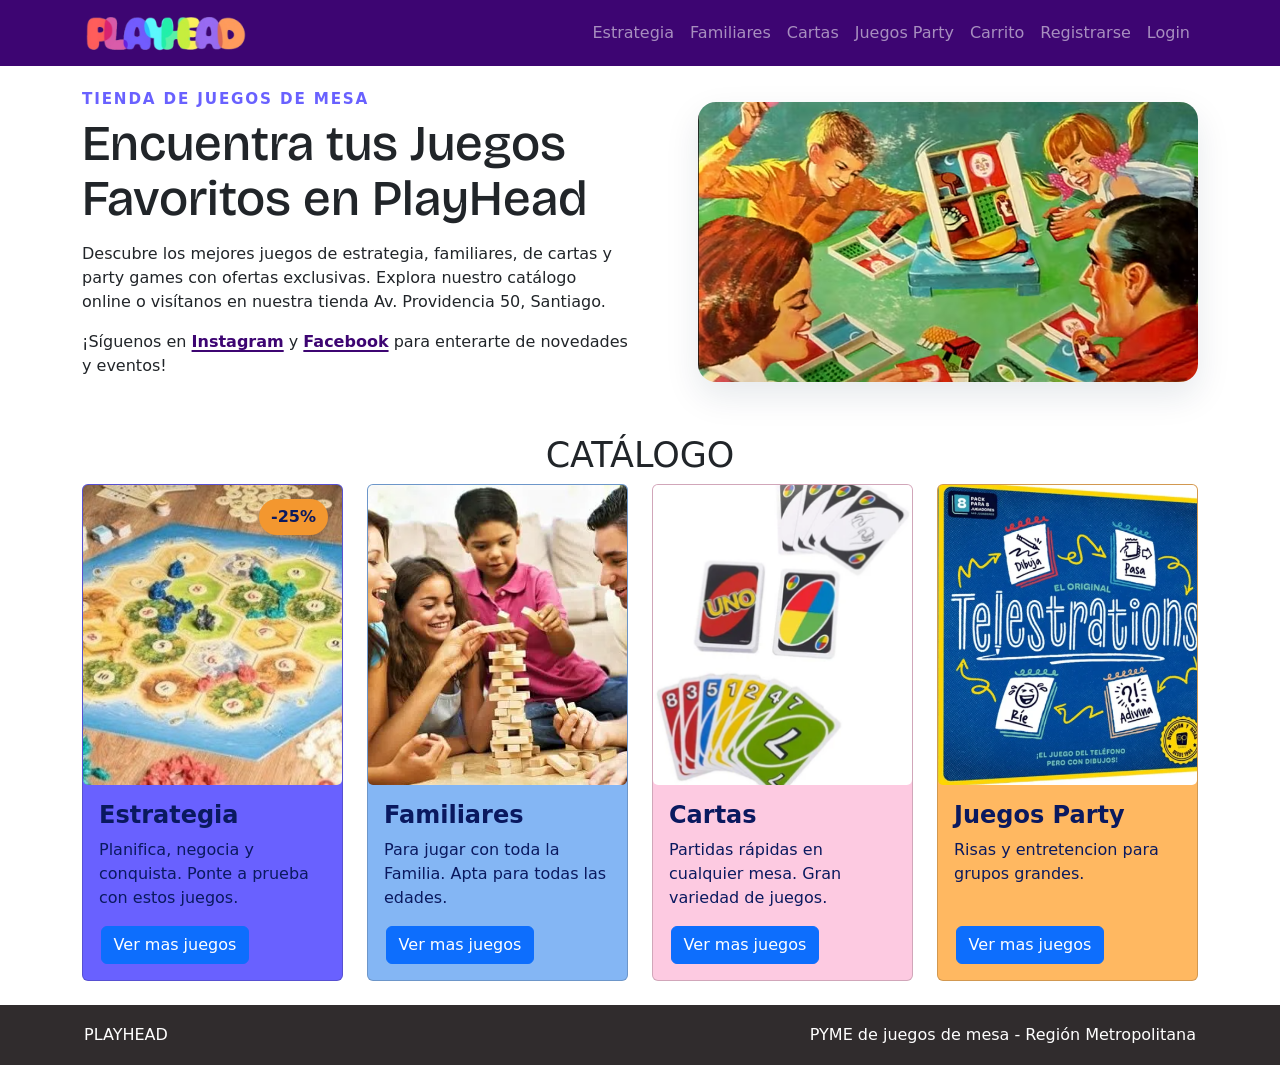
<file: index.html>
<!DOCTYPE html>
<html lang="es">

<head>
    <meta charset="UTF-8">
    <meta name="viewport" content="width=device-width, initial-scale=1.0">
    <title>PlayHead - Juegos de Mesa</title>
    <!-- Enlace CSS  -->
    <link rel="stylesheet" href="css/styles.css">
    <link rel="preconnect" href="https://fonts.googleapis.com">
    <link rel="preconnect" href="https://fonts.gstatic.com" crossorigin>
    <link href="https://fonts.googleapis.com/css2?family=Bricolage+Grotesque:opsz,wght@12..96,200..800&display=swap"
        rel="stylesheet">

    <link href="https://cdn.jsdelivr.net/npm/bootstrap@5.3.8/dist/css/bootstrap.min.css" rel="stylesheet"
        integrity="sha384-sRIl4kxILFvY47J16cr9ZwB07vP4J8+LH7qKQnuqkuIAvNWLzeN8tE5YBujZqJLB" crossorigin="anonymous">
</head>

<body class="inicio">
    <header>
        <nav class="navbar navbar-expand-lg bg-navbar py-2" data-bs-theme="dark">
            <div class="container">
                <a class="navbar-brand" href="index.html">
                    <img src="img/logo2.png" alt="PLAYHEAD" class="img-logo flotar"
                        style="max-height: 40px; width: auto;">
                </a>
                <button class="navbar-toggler" type="button" data-bs-toggle="offcanvas" data-bs-target="#navbarNavMenu"
                    aria-controls="navbarNavMenu" aria-expanded="false" aria-label="Abrir menú">
                    <span class="navbar-toggler-icon" aria-hidden="true"></span>
                </button>
                <div class="offcanvas offcanvas-end bg-navbar" tabindex="-1" id="navbarNavMenu"
                    aria-labelledby="navbarNavMenuLabel">
                    <div class="offcanvas-header">
                        <h5 class="offcanvas-title" id="navbarNavMenuLabel">Menú</h5>
                        <button type="button" class="btn-close" data-bs-dismiss="offcanvas"
                            aria-label="Cerrar"></button>
                    </div>
                    <div class="offcanvas-body">
                        <ul class="navbar-nav ms-lg-auto">
                            <li class="nav-item">
                                <a class="nav-link" href="estrategia.html">Estrategia</a>
                            </li>
                            <li class="nav-item">
                                <a class="nav-link" href="familiares.html">Familiares</a>
                            </li>
                            <li class="nav-item">
                                <a class="nav-link" aria-current="page" href="cartas.html">Cartas</a>
                            </li>
                            <li class="nav-item">
                                <a class="nav-link" href="juegos-party.html">Juegos Party</a>
                            </li>
                            <li class="nav-item">
                                <a class="nav-link" href="carrito.html">Carrito</a>
                            </li>
                            <!-- Personas que aun no inician sesión -->
                            <li class="nav-item">
                                <a class="nav-link nav-invitado" href="registro.html">Registrarse</a>
                            </li>
                            <li class="nav-item nav-invitado">
                                <a class="nav-link" href="login.html">Login</a>
                            </li>
                            <!-- Sólo el admin verá el inventario -->
                            <li class="nav-item">
                                <a class="nav-link nav-admin" href="inventario.html">Inventario</a>
                            </li>
                            <li class="nav-item">
                                <a class="nav-link nav-admin " href="clientes.html">Clientes</a>
                            </li>
                            <!-- Usuarios autenticados y el admin verán su perfil -->
                            <li class="nav-item">
                                <a class="nav-link nav-user" href="perfil.html">Mi Perfil</a>
                            </li>
                            <li class="nav-item nav-user">
                                <a class="nav-link" href="/index.html" id="btnLogout">Cerrar Sesión</a>
                            </li>

                        </ul>
                    </div>
                </div>
            </div>
        </nav>
    </header>

    <main class="container">
        <div class="row align-items-center">

            <div class="col-12 col-md-6">
                <h3>TIENDA DE JUEGOS DE MESA</h3>
                <h1 class="p-title">Encuentra tus Juegos Favoritos en PlayHead</h1>
                <p>
                    Descubre los mejores juegos de estrategia, familiares, de cartas y party games con ofertas
                    exclusivas. Explora nuestro catálogo online o visítanos en nuestra tienda Av. Providencia 50,
                    Santiago.
                </p>
                <p>
                    ¡Síguenos en
                    <a href="https://instagram.com/playhead" target="_blank" class="link-social">Instagram</a> y
                    <a href="https://facebook.com/playhead-tienda" target="_blank" class="link-social">Facebook</a> para
                    enterarte de novedades y eventos!
                </p>
            </div>

            <div
                class="col-12 col-md-6 d-flex justify-content-center justify-content-md-end align-items-center mt-4 mt-md-0">
                <img class="img-main img-fluid" src="img/Juegos de mesa familia.png" alt="Juegos de mesa PlayHead">
            </div>

        </div>
    </main>
    <div class="container aparecer py-4">
        <h2 class="sc-title">CATÁLOGO</h2>
        <div class="row row-cols-1 row-cols-md-2 row-cols-xl-4 g-4">

            <div class="col d-flex justify-content-center">
                <section class="card estrategia theme-accent card-section">
                    <img src="/img/estrategia.jpeg" class="card-img-top card-img" alt="Estrategia">
                    <span class="descuento">-25%</span>
                    <div class="card-body card-body-mesure">
                        <h4 class="card-title">Estrategia</h4>
                        <p class="card-text">Planifica, negocia y conquista. Ponte a prueba con estos juegos.</p>
                        <a href="/familiares.html" class="btn btn-primary"
                            style="margin-top: auto; align-self: flex-start;">Ver mas juegos</a>
                    </div>
                </section>
            </div>

            <div class="col d-flex justify-content-center">
                <section class="card familiares theme-primary card-section">
                    <img src="/img/familiares2.png" class="card-img-top card-img" alt="Familiares">
                    <div class="card-body card-body-mesure">
                        <h4 class="card-title">Familiares</h4>
                        <p class="card-text">Para jugar con toda la Familia. Apta para todas las edades.</p>
                        <a href="/familiares.html" class="btn btn-primary"
                            style="margin-top: auto; align-self: flex-start;">Ver mas juegos</a>
                    </div>
                </section>
            </div>

            <div class="col d-flex justify-content-center">
                <section class="card cartas theme-danger card-section">
                    <img src="/img/cartas2.png" class="card-img-top card-img" alt="Cartas">
                    <div class="card-body card-body-mesure">
                        <h4 class="card-title">Cartas</h4>
                        <p class="card-text">Partidas rápidas en cualquier mesa. Gran variedad de juegos.</p>
                        <a href="/cartas.html" class="btn btn-primary"
                            style="margin-top: auto; align-self: flex-start;">Ver mas juegos</a>
                    </div>
                </section>
            </div>

            <div class="col d-flex justify-content-center">
                <section class="card party theme-warning card-section">
                    <img src="/img/party2.png" class="card-img-top card-img" alt="Juegos Party">
                    <div class="card-body card-body-mesure">
                        <h4 class="card-title">Juegos Party</h4>
                        <p class="card-text">Risas y entretencion para grupos grandes.</p>
                        <a href="/juegos-party.html" class="btn btn-primary"
                            style="margin-top: auto; align-self: flex-start;">Ver mas juegos</a>
                    </div>
                </section>
            </div>

        </div>

    </div>

    <footer class="bg-footer">
        <div class="container container-footer">
            <p>PLAYHEAD</p>
            <p>PYME de juegos de mesa - Región Metropolitana</p>
        </div>

    </footer>


    <script src="https://cdn.jsdelivr.net/npm/bootstrap@5.3.8/dist/js/bootstrap.bundle.min.js"
        integrity="sha384-FKyoEForCGlyvwx9Hj09JcYn3nv7wiPVlz7YYwJrWVcXK/BmnVDxM+D2scQbITxI"
        crossorigin="anonymous"></script>

    <script src="/js/app.js"></script>
</body>

</html>
</file>
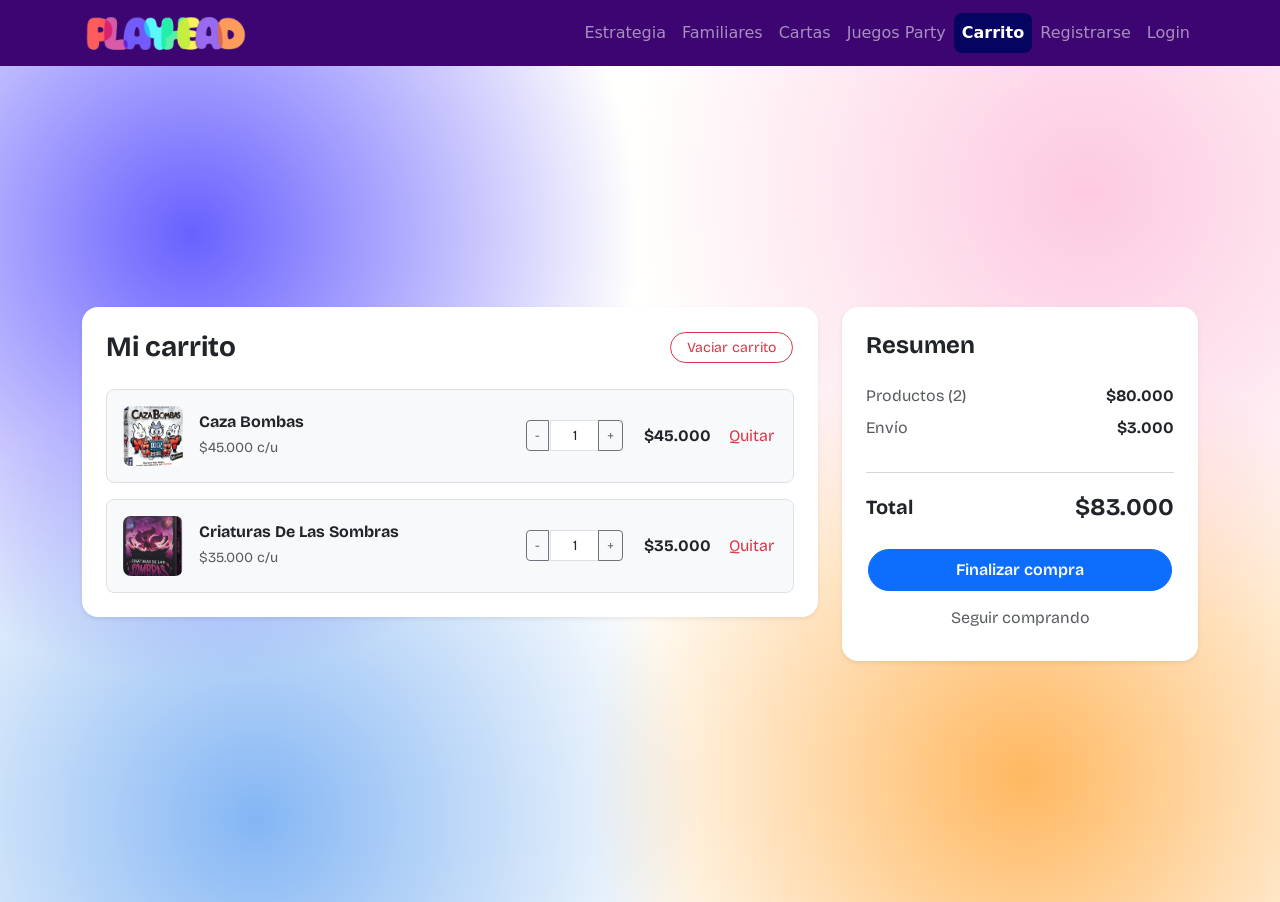
<file: carrito.html>
<!DOCTYPE html>
<html lang="en">

<head>
    <meta charset="UTF-8">
    <meta name="viewport" content="width=device-width, initial-scale=1.0">
    <title>Login</title>
    <!-- Enlace CSS  -->
    <link rel="stylesheet" href="css/styles.css">
    <link rel="preconnect" href="https://fonts.googleapis.com">
    <link rel="preconnect" href="https://fonts.gstatic.com" crossorigin>
    <link href="https://fonts.googleapis.com/css2?family=Bricolage+Grotesque:opsz,wght@12..96,200..800&display=swap"
        rel="stylesheet">

    <link href="https://cdn.jsdelivr.net/npm/bootstrap@5.3.8/dist/css/bootstrap.min.css" rel="stylesheet"
        integrity="sha384-sRIl4kxILFvY47J16cr9ZwB07vP4J8+LH7qKQnuqkuIAvNWLzeN8tE5YBujZqJLB" crossorigin="anonymous">
</head>

<body>
    <header>
        <nav class="navbar navbar-expand-lg bg-navbar py-2" data-bs-theme="dark">
            <div class="container">
                <a class="navbar-brand" href="index.html">
                    <img src="img/logo2.png" alt="PLAYHEAD" class="img-logo flotar"
                        style="max-height: 40px; width: auto;">
                </a>
                <button class="navbar-toggler" type="button" data-bs-toggle="offcanvas" data-bs-target="#navbarNavMenu"
                    aria-controls="navbarNavMenu" aria-expanded="false" aria-label="Abrir menú">
                    <span class="navbar-toggler-icon" aria-hidden="true"></span>
                </button>
                <div class="offcanvas offcanvas-end bg-navbar" tabindex="-1" id="navbarNavMenu"
                    aria-labelledby="navbarNavMenuLabel">
                    <div class="offcanvas-header">
                        <h5 class="offcanvas-title" id="navbarNavMenuLabel">Menú</h5>
                        <button type="button" class="btn-close" data-bs-dismiss="offcanvas"
                            aria-label="Cerrar"></button>
                    </div>
                    <div class="offcanvas-body">
                        <ul class="navbar-nav ms-lg-auto">
                            <li class="nav-item">
                                <a class="nav-link" href="estrategia.html">Estrategia</a>
                            </li>
                            <li class="nav-item">
                                <a class="nav-link" href="familiares.html">Familiares</a>
                            </li>
                            <li class="nav-item">
                                <a class="nav-link" aria-current="page" href="cartas.html">Cartas</a>
                            </li>
                            <li class="nav-item">
                                <a class="nav-link" href="juegos-party.html">Juegos Party</a>
                            </li>
                            <li class="nav-item">
                                <a class="nav-link active" href="carrito.html">Carrito</a>
                            </li>
                            <!-- Personas que aun no inician sesión -->
                            <li class="nav-item">
                                <a class="nav-link nav-invitado" href="registro.html">Registrarse</a>
                            </li>
                            <li class="nav-item nav-invitado">
                                <a class="nav-link" href="login.html">Login</a>
                            </li>
                            <!-- Sólo el admin verá el inventario -->
                            <li class="nav-item">
                                <a class="nav-link nav-admin" href="inventario.html">Inventario</a>
                            </li>
                            <li class="nav-item">
                                <a class="nav-link nav-admin " href="clientes.html">Clientes</a>
                            </li>
                            <!-- Usuarios autenticados y el admin verán su perfil -->
                            <li class="nav-item">
                                <a class="nav-link nav-user" href="perfil.html">Mi Perfil</a>
                            </li>
                            <li class="nav-item nav-user">
                                <a class="nav-link" href="/index.html" id="btnLogout">Cerrar Sesión</a>
                            </li>

                        </ul>
                    </div>
                </div>
            </div>
        </nav>
    </header>
    <main class="bg-color py-4">
        <div class="container">
            <div class="row g-4">

                <div class="col-12 col-lg-8">
                    <div class="card border-0 shadow-sm p-4 rounded-4">

                        <div class="d-flex justify-content-between align-items-center mb-4">
                            <h3 class="fw-bold mb-0">Mi carrito</h3>
                            <button class="btn btn-outline-danger btn-sm rounded-pill px-3">Vaciar carrito</button>
                        </div>


                        <div class="d-flex flex-column gap-3">

                            <div
                                class="d-flex align-items-center justify-content-between p-3 border rounded-3 bg-light">
                                <div class="d-flex align-items-center gap-3">
                                    <img src="img/estrategia/caza.png" alt="Caza Bombas" class="rounded-3"
                                        style="width: 60px; height: 60px; object-fit: cover;">
                                    <div>
                                        <h6 class="fw-bold mb-1">Caza Bombas</h6>
                                        <small class="text-muted">$45.000 c/u</small>
                                    </div>
                                </div>

                                <div class="d-flex align-items-center gap-3">
                                    <div class="input-group input-group-sm" style="width: 100px;">
                                        <button class="btn btn-outline-secondary" type="button">-</button>
                                        <input type="text" class="form-control text-center" value="1" readonly>
                                        <button class="btn btn-outline-secondary" type="button">+</button>
                                    </div>
                                    <span class="fw-bold text-dark"
                                        style="min-width: 70px; text-align: right;">$45.000</span>
                                    <button
                                        class="btn btn-link text-danger p-0 text-decoration-none small">Quitar</button>
                                </div>
                            </div>

                            <!-- Producto 2 -->
                            <div
                                class="d-flex align-items-center justify-content-between p-3 border rounded-3 bg-light">
                                <div class="d-flex align-items-center gap-3">
                                    <img src="img/estrategia/criaturas.png" alt="Criaturas De Las Sombras"
                                        class="rounded-3" style="width: 60px; height: 60px; object-fit: cover;">
                                    <div>
                                        <h6 class="fw-bold mb-1">Criaturas De Las Sombras</h6>
                                        <small class="text-muted">$35.000 c/u</small>
                                    </div>
                                </div>

                                <!-- Controles de cantidad y precio -->
                                <div class="d-flex align-items-center gap-3">
                                    <div class="input-group input-group-sm" style="width: 100px;">
                                        <button class="btn btn-outline-secondary" type="button">-</button>
                                        <input type="text" class="form-control text-center" value="1" readonly>
                                        <button class="btn btn-outline-secondary" type="button">+</button>
                                    </div>
                                    <span class="fw-bold text-dark"
                                        style="min-width: 70px; text-align: right;">$35.000</span>
                                    <button
                                        class="btn btn-link text-danger p-0 text-decoration-none small">Quitar</button>
                                </div>
                            </div>

                        </div>
                    </div>
                </div>


                <div class="col-12 col-lg-4">
                    <div class="card border-0 shadow-sm p-4 rounded-4">
                        <h4 class="fw-bold mb-4">Resumen</h4>


                        <div class="d-flex justify-content-between mb-2">
                            <span class="text-muted">Productos (2)</span>
                            <span class="fw-bold">$80.000</span>
                        </div>
                        <div class="d-flex justify-content-between mb-3">
                            <span class="text-muted">Envío</span>
                            <span class="fw-bold">$3.000</span>
                        </div>

                        <hr class="text-muted opacity-25">

                        <div class="d-flex justify-content-between align-items-center mb-4">
                            <span class="fw-bold fs-5">Total</span>
                            <span class="fw-bold fs-4 text-dark">$83.000</span>
                        </div>

                        <button class="btn btn-primary w-150 py-2 rounded-pill mb-2 fw-semibold">Finalizar
                            compra</button>
                        <a href="index.html"
                            class="btn btn-link text-center text-decoration-none text-muted small">Seguir comprando</a>
                    </div>
                </div>

            </div>
        </div>
    </main>

    <script src="https://cdn.jsdelivr.net/npm/bootstrap@5.3.8/dist/js/bootstrap.bundle.min.js"
        integrity="sha384-FKyoEForCGlyvwx9Hj09JcYn3nv7wiPVlz7YYwJrWVcXK/BmnVDxM+D2scQbITxI"
        crossorigin="anonymous"></script>
    <script src="js/app.js"></script>
</body>

</html>
</file>
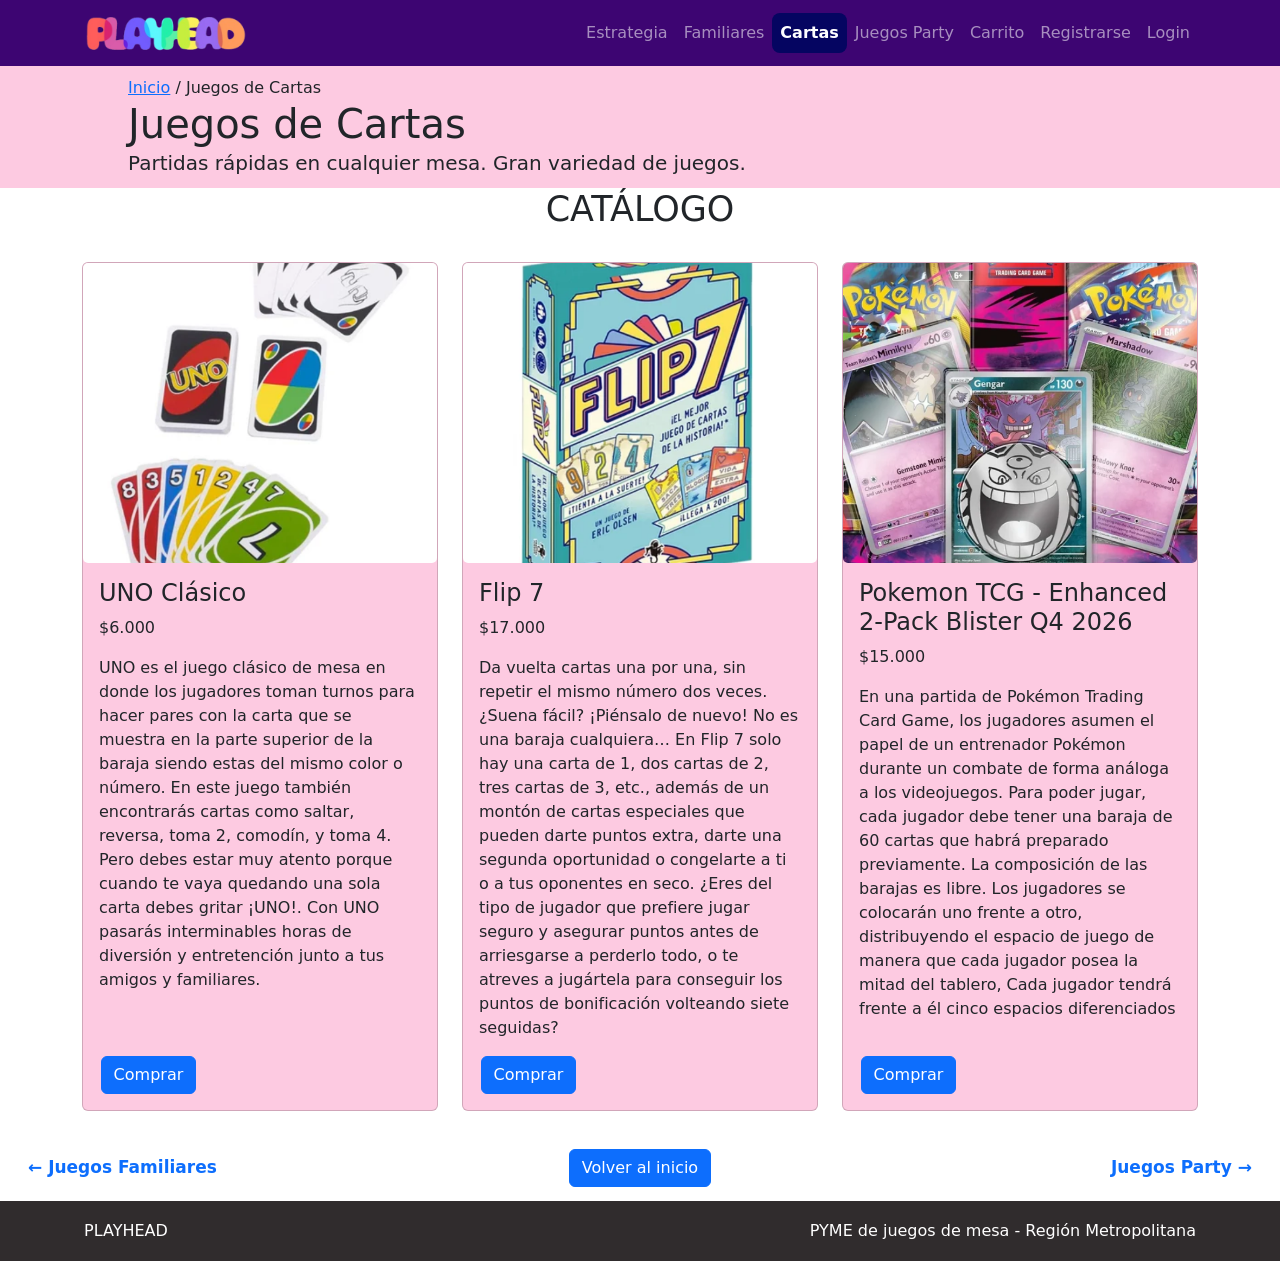
<file: cartas.html>
<!DOCTYPE html>
<html lang="es">

<head>
    <meta charset="UTF-8">
    <meta name="viewport" content="width=device-width, initial-scale=1.0">
    <title>Juegos de Cartas</title>

    <!-- Enlace CSS  -->
    <link rel="stylesheet" href="css/styles.css">
    <link rel="preconnect" href="https://fonts.googleapis.com">
    <link rel="preconnect" href="https://fonts.gstatic.com" crossorigin>
    <link href="https://fonts.googleapis.com/css2?family=Bricolage+Grotesque:opsz,wght@12..96,200..800&display=swap"
        rel="stylesheet">
    <link href="https://cdn.jsdelivr.net/npm/bootstrap@5.3.8/dist/css/bootstrap.min.css" rel="stylesheet"
        integrity="sha384-sRIl4kxILFvY47J16cr9ZwB07vP4J8+LH7qKQnuqkuIAvNWLzeN8tE5YBujZqJLB" crossorigin="anonymous">
</head>

<body>
    <header>
        <nav class="navbar navbar-expand-lg bg-navbar py-2" data-bs-theme="dark">
            <div class="container">
                <a class="navbar-brand" href="index.html">
                    <img src="img/logo2.png" alt="PLAYHEAD" class="img-logo flotar"
                        style="max-height: 40px; width: auto;">
                </a>
                <button class="navbar-toggler" type="button" data-bs-toggle="offcanvas" data-bs-target="#navbarNavMenu"
                    aria-controls="navbarNavMenu" aria-expanded="false" aria-label="Abrir menú">
                    <span class="navbar-toggler-icon" aria-hidden="true"></span>
                </button>
                <div class="offcanvas offcanvas-end bg-navbar" tabindex="-1" id="navbarNavMenu"
                    aria-labelledby="navbarNavMenuLabel">
                    <div class="offcanvas-header">
                        <h5 class="offcanvas-title" id="navbarNavMenuLabel">Menú</h5>
                        <button type="button" class="btn-close" data-bs-dismiss="offcanvas"
                            aria-label="Cerrar"></button>
                    </div>
                    <div class="offcanvas-body">
                        <ul class="navbar-nav ms-lg-auto">
                            <li class="nav-item">
                                <a class="nav-link" href="estrategia.html">Estrategia</a>
                            </li>
                            <li class="nav-item">
                                <a class="nav-link" href="familiares.html">Familiares</a>
                            </li>
                            <li class="nav-item">
                                <a class="nav-link active" aria-current="page" href="cartas.html">Cartas</a>
                            </li>
                            <li class="nav-item">
                                <a class="nav-link" href="juegos-party.html">Juegos Party</a>
                            </li>
                            <li class="nav-item">
                                <a class="nav-link" href="carrito.html">Carrito</a>
                            </li>
                            <!-- Personas que aun no inician sesión -->
                            <li class="nav-item">
                                <a class="nav-link nav-invitado" href="registro.html">Registrarse</a>
                            </li>
                            <li class="nav-item nav-invitado">
                                <a class="nav-link" href="login.html">Login</a>
                            </li>
                            <!-- Sólo el admin verá el inventario -->
                            <li class="nav-item">
                                <a class="nav-link nav-admin" href="inventario.html">Inventario</a>
                            </li>
                             <li class="nav-item">
                                <a class="nav-link nav-admin " href="clientes.html">Clientes</a>
                            </li>
                            <!-- Usuarios autenticados y el admin verán su perfil -->
                            <li class="nav-item">
                                <a class="nav-link nav-user" href="perfil.html">Mi Perfil</a>
                            </li>
                            <li class="nav-item nav-user">
                                <a class="nav-link" href="/index.html" id="btnLogout">Cerrar Sesión</a>
                            </li>

                        </ul>
                    </div>
                </div>
            </div>
        </nav>
    </header>

    <main>
        <section class="banner" id="juegos-cartas">
            <p class="path"><a href="index.html">Inicio</a> / Juegos de Cartas</p>
            <h1>Juegos de Cartas</h1>
            <p class="banner_bajada">Partidas rápidas en cualquier mesa. Gran variedad de juegos.</p>
        </section>

        <h2 class="sc-title">CATÁLOGO</h2>
        <section class="aparecer container py-4">
            <div class="row row-cols-1 row-cols-md-2 row-cols-xl-3 g-4">

                <div class="col d-flex justify-content-center">
                    <article class="card cartas ">
                        <img src="/img/cartas2.png" class="card-img-top card-img " alt="UNO Clásico">
                        <div class="card-body card-body-mesure">
                            <h4 class="card-title">UNO Clásico</h4>
                            <p>$6.000</p>
                            <p class="card-text">UNO es el juego clásico de mesa en donde los jugadores toman turnos
                                para hacer pares con
                                la
                                carta que se muestra en la parte superior de la baraja siendo estas del mismo color o
                                número. En este juego también encontrarás cartas como saltar, reversa, toma 2, comodín,
                                y
                                toma 4. Pero debes estar muy atento porque cuando te vaya quedando una sola carta debes
                                gritar ¡UNO!. Con UNO pasarás interminables horas de diversión y entretención junto a
                                tus
                                amigos y familiares. </p>
                            <button class="btn btn-primary"
                                style="margin-top: auto; align-self: flex-start;">Comprar</button>
                        </div>
                    </article>
                </div>

                <div class="col d-flex justify-content-center">
                    <article class="card cartas ">
                        <img src="/img/cartas/flip7.png" class="card-img-top card-img " alt="Flip 7">
                        <div class="card-body card-body-mesure">
                            <h4 class="card-title">Flip 7</h4>
                            <p>$17.000</p>
                            <p class="card-text">Da vuelta cartas una por una, sin repetir el mismo número dos veces.

                                ¿Suena fácil? ¡Piénsalo de nuevo! No es una baraja cualquiera… En Flip 7 solo hay una
                                carta
                                de 1, dos cartas de 2, tres cartas de 3, etc., además de un montón de cartas especiales
                                que
                                pueden darte puntos extra, darte una segunda oportunidad o congelarte a ti o a tus
                                oponentes
                                en seco.

                                ¿Eres del tipo de jugador que prefiere jugar seguro y asegurar puntos antes de
                                arriesgarse a
                                perderlo todo, o te atreves a jugártela para conseguir los puntos de bonificación
                                volteando
                                siete seguidas?
                            </p>
                            <button class="btn btn-primary"
                                style="margin-top: auto; align-self: flex-start;">Comprar</button>
                        </div>
                    </article>
                </div>

                <div class="col d-flex justify-content-center">
                    <article class="card cartas">
                        <img src="/img/cartas/pokemon.png" class="card-img-top card-img "
                            alt="Pokemon TCG - Enhanced 2-Pack Blister Q4 2026">
                        <div class="card-body card-body-mesure">
                            <h4 class="card-title">Pokemon TCG - Enhanced 2-Pack Blister Q4 2026</h4>
                            <p>$15.000</p>
                            <p class="card-text">En una partida de Pokémon Trading Card Game, los jugadores asumen el
                                papel de un
                                entrenador
                                Pokémon durante un combate de forma análoga a los videojuegos. Para poder jugar, cada
                                jugador debe tener una baraja de 60 cartas que habrá preparado previamente. La
                                composición
                                de las barajas es libre.

                                Los jugadores se colocarán uno frente a otro, distribuyendo el espacio de juego de
                                manera
                                que cada jugador posea la mitad del tablero, Cada jugador tendrá frente a él cinco
                                espacios
                                diferenciados</p>
                            <button class="btn btn-primary"
                                style="margin-top: auto; align-self: flex-start;">Comprar</button>
                        </div>
                    </article>
                </div>

            </div>

        </section>

        <div class="paginacion" aria-label="Otras categorías">
            <a href="familiares.html">← Juegos Familiares</a>
            <a href="index.html" class="btn btn-primary">Volver al inicio</a>
            <a href="juegos-party.html">Juegos Party →</a>
        </div>




    </main>



    <footer class="bg-footer">
        <div class="container container-footer">
            <p>PLAYHEAD</p>
            <p>PYME de juegos de mesa - Región Metropolitana</p>
        </div>

    </footer>

    <script src="https://cdn.jsdelivr.net/npm/bootstrap@5.3.8/dist/js/bootstrap.bundle.min.js"
        integrity="sha384-FKyoEForCGlyvwx9Hj09JcYn3nv7wiPVlz7YYwJrWVcXK/BmnVDxM+D2scQbITxI"
        crossorigin="anonymous"></script>

    <script src="js/app.js"></script>
</body>

</html>
</file>
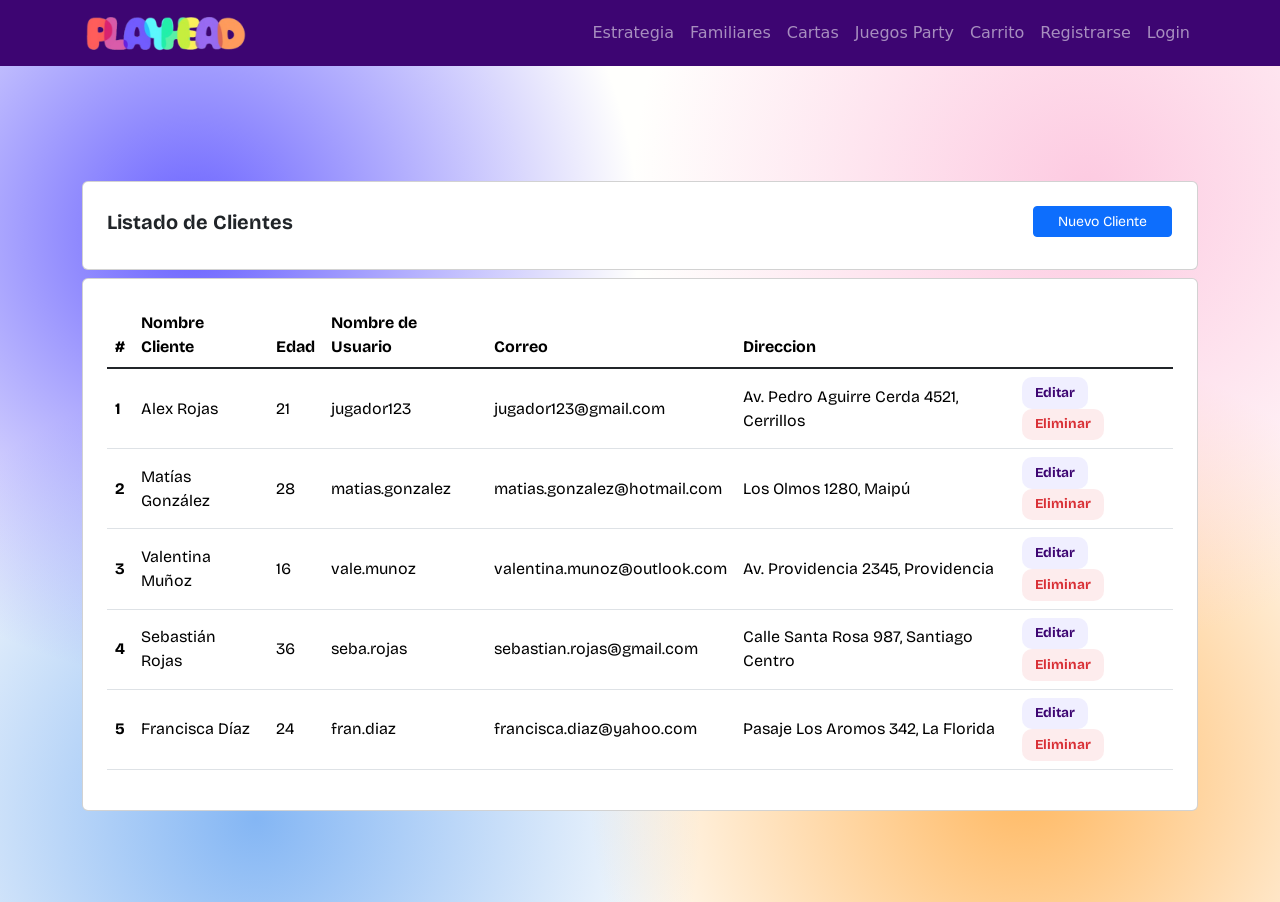
<file: clientes.html>
<!DOCTYPE html>
<html lang="en">

<head>
    <meta charset="UTF-8">
    <meta name="viewport" content="width=device-width, initial-scale=1.0">
    <title>Login</title>
    <!-- Enlace CSS  -->
    <link rel="stylesheet" href="css/styles.css">
    <link rel="preconnect" href="https://fonts.googleapis.com">
    <link rel="preconnect" href="https://fonts.gstatic.com" crossorigin>
    <link href="https://fonts.googleapis.com/css2?family=Bricolage+Grotesque:opsz,wght@12..96,200..800&display=swap"
        rel="stylesheet">

    <link href="https://cdn.jsdelivr.net/npm/bootstrap@5.3.8/dist/css/bootstrap.min.css" rel="stylesheet"
        integrity="sha384-sRIl4kxILFvY47J16cr9ZwB07vP4J8+LH7qKQnuqkuIAvNWLzeN8tE5YBujZqJLB" crossorigin="anonymous">
</head>

<body>
        <header>
        <nav class="navbar navbar-expand-lg bg-navbar py-2" data-bs-theme="dark">
            <div class="container">
                <a class="navbar-brand" href="index.html">
                    <img src="img/logo2.png" alt="PLAYHEAD" class="img-logo flotar"
                        style="max-height: 40px; width: auto;">
                </a>
                <button class="navbar-toggler" type="button" data-bs-toggle="offcanvas" data-bs-target="#navbarNavMenu"
                    aria-controls="navbarNavMenu" aria-expanded="false" aria-label="Abrir menú">
                    <span class="navbar-toggler-icon" aria-hidden="true"></span>
                </button>
                <div class="offcanvas offcanvas-end bg-navbar" tabindex="-1" id="navbarNavMenu"
                    aria-labelledby="navbarNavMenuLabel">
                    <div class="offcanvas-header">
                        <h5 class="offcanvas-title" id="navbarNavMenuLabel">Menú</h5>
                        <button type="button" class="btn-close" data-bs-dismiss="offcanvas"
                            aria-label="Cerrar"></button>
                    </div>
                    <div class="offcanvas-body">
                        <ul class="navbar-nav ms-lg-auto">
                            <li class="nav-item">
                                <a class="nav-link" href="estrategia.html">Estrategia</a>
                            </li>
                            <li class="nav-item">
                                <a class="nav-link" href="familiares.html">Familiares</a>
                            </li>
                            <li class="nav-item">
                                <a class="nav-link" aria-current="page" href="cartas.html">Cartas</a>
                            </li>
                            <li class="nav-item">
                                <a class="nav-link" href="juegos-party.html">Juegos Party</a>
                            </li>
                            <li class="nav-item">
                                <a class="nav-link" href="carrito.html">Carrito</a>
                            </li>
                            <!-- Personas que aun no inician sesión -->
                            <li class="nav-item">
                                <a class="nav-link nav-invitado" href="registro.html">Registrarse</a>
                            </li>
                            <li class="nav-item nav-invitado">
                                <a class="nav-link" href="login.html">Login</a>
                            </li>
                            <!-- Sólo el admin verá el inventario -->
                            <li class="nav-item">
                                <a class="nav-link nav-admin" href="inventario.html">Inventario</a>
                            </li>
                            <li class="nav-item">
                                <a class="nav-link nav-admin active" href="clientes.html">Clientes</a>
                            </li>
                            <!-- Usuarios autenticados y el admin verán su perfil -->
                            <li class="nav-item">
                                <a class="nav-link nav-user" href="perfil.html">Mi Perfil</a>
                            </li>
                            <li class="nav-item nav-user">
                                <a class="nav-link" href="/index.html" id="btnLogout">Cerrar Sesión</a>
                            </li>

                        </ul>
                    </div>
                </div>
            </div>
        </nav>
    </header>
    <main class="bg-color">
        <div class="container">
            <div class="row align-items-center justify-content-center">
                <div class="col-12 mt-4">

                    <div class="card mb-2 p-2">
                        <div class="card-body text-center">
                            <div class="container px-0">
                                <div class="row align-items-center justify-content-between mb-2">
                                    <div class="col-auto">
                                        <h5 class="mb-0 fw-bold">Listado de Clientes</h5>
                                    </div>
                                    <div class="col-auto">
                                        <button class="btn btn-primary btn-sm px-4">Nuevo Cliente</button>
                                    </div>
                                </div>
                            </div>

                            
                        </div>
                    </div>
                    <!-- Clientes-->
                    <div class="card mt-2 p-2">
                        <div class="card-body ">
                            <div class="row g-2 align-items-center justify-content-center">                             

                                <div class="table-responsive">
                                    <table class="table align-middle inventario-tabla">
                                        <thead>
                                            <tr>
                                                <th scope="col">#</th>
                                                <th scope="col">Nombre Cliente</th>
                                                <th scope="col">Edad</th>
                                                <th scope="col">Nombre de Usuario</th>
                                                <th scope="col">Correo</th>
                                                <th scope="col">Direccion</th>
                                                <th scope="col"></th>
                                            </tr>
                                        </thead>
                                        <tbody class="table-group-divider" id="tablaClientes">
                                           

                                        </tbody>
                                    </table>
                                </div>
                            </div>
                        </div>
                    </div>
                </div>
            </div>

        </div>


    </main>

    <script src="https://cdn.jsdelivr.net/npm/bootstrap@5.3.8/dist/js/bootstrap.bundle.min.js"
        integrity="sha384-FKyoEForCGlyvwx9Hj09JcYn3nv7wiPVlz7YYwJrWVcXK/BmnVDxM+D2scQbITxI"
        crossorigin="anonymous"></script>
    <script src="js/clientes.js"></script>
    <script src="js/app.js"></script>
</body>

</html>
</file>
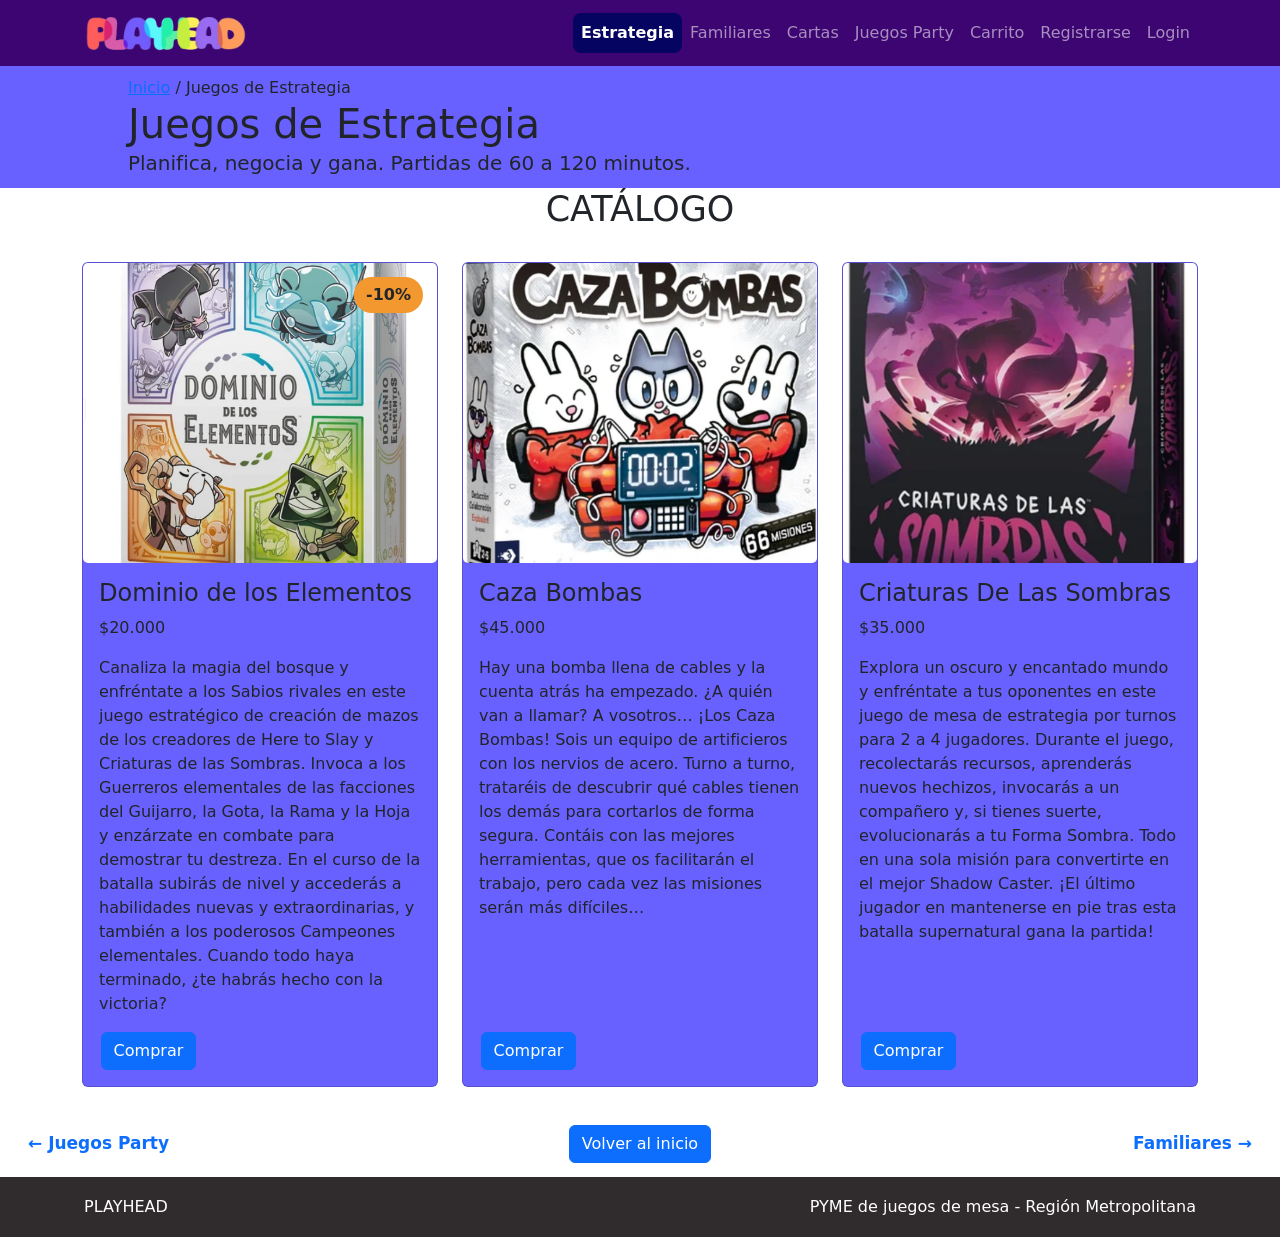
<file: estrategia.html>
<!DOCTYPE html>
<html lang="es">

<head>
    <meta charset="UTF-8">
    <meta name="viewport" content="width=device-width, initial-scale=1.0">
    <title>Juegos de Estrategia</title>

    <!-- Enlace CSS  -->
    <link rel="stylesheet" href="css/styles.css">
    <link rel="preconnect" href="https://fonts.googleapis.com">
    <link rel="preconnect" href="https://fonts.gstatic.com" crossorigin>
    <link href="https://fonts.googleapis.com/css2?family=Bricolage+Grotesque:opsz,wght@12..96,200..800&display=swap"
        rel="stylesheet">

    <link href="https://cdn.jsdelivr.net/npm/bootstrap@5.3.8/dist/css/bootstrap.min.css" rel="stylesheet"
        integrity="sha384-sRIl4kxILFvY47J16cr9ZwB07vP4J8+LH7qKQnuqkuIAvNWLzeN8tE5YBujZqJLB" crossorigin="anonymous">
</head>

<body>
    <header>
        <nav class="navbar navbar-expand-lg bg-navbar py-2" data-bs-theme="dark">
            <div class="container">
                <a class="navbar-brand" href="index.html">
                    <img src="img/logo2.png" alt="PLAYHEAD" class="img-logo flotar"
                        style="max-height: 40px; width: auto;">
                </a>
                <button class="navbar-toggler" type="button" data-bs-toggle="offcanvas" data-bs-target="#navbarNavMenu"
                    aria-controls="navbarNavMenu" aria-expanded="false" aria-label="Abrir menú">
                    <span class="navbar-toggler-icon" aria-hidden="true"></span>
                </button>
                <div class="offcanvas offcanvas-end bg-navbar" tabindex="-1" id="navbarNavMenu"
                    aria-labelledby="navbarNavMenuLabel">
                    <div class="offcanvas-header">
                        <h5 class="offcanvas-title" id="navbarNavMenuLabel">Menú</h5>
                        <button type="button" class="btn-close" data-bs-dismiss="offcanvas"
                            aria-label="Cerrar"></button>
                    </div>
                    <div class="offcanvas-body">
                        <ul class="navbar-nav ms-lg-auto">
                            <li class="nav-item">
                                <a class="nav-link active" href="estrategia.html">Estrategia</a>
                            </li>
                            <li class="nav-item">
                                <a class="nav-link" href="familiares.html">Familiares</a>
                            </li>
                            <li class="nav-item">
                                <a class="nav-link" aria-current="page" href="cartas.html">Cartas</a>
                            </li>
                            <li class="nav-item">
                                <a class="nav-link" href="juegos-party.html">Juegos Party</a>
                            </li>
                            <li class="nav-item">
                                <a class="nav-link" href="carrito.html">Carrito</a>
                            </li>
                            <!-- Personas que aun no inician sesión -->
                            <li class="nav-item">
                                <a class="nav-link nav-invitado" href="registro.html">Registrarse</a>
                            </li>
                            <li class="nav-item nav-invitado">
                                <a class="nav-link" href="login.html">Login</a>
                            </li>
                            <!-- Sólo el admin verá el inventario -->
                            <li class="nav-item">
                                <a class="nav-link nav-admin" href="inventario.html">Inventario</a>
                            </li>
                             <li class="nav-item">
                                <a class="nav-link nav-admin " href="clientes.html">Clientes</a>
                            </li>
                            <!-- Usuarios autenticados y el admin verán su perfil -->
                            <li class="nav-item">
                                <a class="nav-link nav-user" href="perfil.html">Mi Perfil</a>
                            </li>
                            <li class="nav-item nav-user">
                                <a class="nav-link" href="/index.html" id="btnLogout">Cerrar Sesión</a>
                            </li>

                        </ul>
                    </div>
                </div>
            </div>
        </nav>
    </header>

    <main>
        <section class="banner" id="juegos-estrategia">
            <p class="path"><a href="index.html">Inicio</a> / Juegos de Estrategia</p>
            <h1>Juegos de Estrategia</h1>
            <p class="banner_bajada">Planifica, negocia y gana. Partidas de 60 a 120 minutos.</p>
        </section>

        <h2 class="sc-title">CATÁLOGO</h2>
        <section class="aparecer container py-4">
            <div class="row row-cols-1 row-cols-md-2 row-cols-xl-3 g-4">

                <div class="col d-flex justify-content-center">
                    <article class="card estrategia theme-accent">
                        <img src="/img/estrategia/dominio.png" class="card-img-top card-img "
                            alt="Dominio de los Elementos">
                        <span class="descuento">-10%</span>
                        <div class="card-body card-body-mesure ">
                            <h4 class="card-title">Dominio de los Elementos</h4>
                            <p>$20.000</p>
                            <p class="card-text">Canaliza la magia del bosque y enfréntate a los Sabios rivales en este
                                juego estratégico de creación de mazos de los creadores de Here to Slay y Criaturas de
                                las Sombras. Invoca a los Guerreros elementales de las facciones del Guijarro, la Gota,
                                la Rama y la Hoja y enzárzate en combate para demostrar tu destreza. En el curso de la
                                batalla subirás de nivel y accederás a habilidades nuevas y extraordinarias, y también a
                                los poderosos Campeones elementales. Cuando todo haya terminado, ¿te habrás hecho con la
                                victoria?</p>
                            <button class="btn btn-primary"
                                style="margin-top: auto; align-self: flex-start;">Comprar</button>
                        </div>
                    </article>
                </div>

                <div class="col d-flex justify-content-center">
                    <article class="card estrategia theme-accent ">
                        <img src="/img/estrategia/caza.png" class="card-img-top card-img" alt="Caza Bombas">
                        <div class="card-body card-body-mesure ">
                            <h4 class="card-title">Caza Bombas</h4>
                            <p>$45.000</p>
                            <p class="card-text">Hay una bomba llena de cables y la cuenta atrás ha empezado. ¿A quién
                                van a llamar? A vosotros… ¡Los Caza Bombas! Sois un equipo de artificieros con los
                                nervios de acero. Turno a turno, trataréis de descubrir qué cables tienen los demás para
                                cortarlos de forma segura. Contáis con las mejores herramientas, que os facilitarán el
                                trabajo, pero cada vez las misiones serán más difíciles…</p>
                            <button class="btn btn-primary"
                                style="margin-top: auto; align-self: flex-start;">Comprar</button>
                        </div>
                    </article>
                </div>

                <div class="col d-flex justify-content-center">
                    <article class="card estrategia theme-accent ">
                        <img src="/img/estrategia/criaturas.png" class="card-img-top card-img"
                            alt="Criaturas de las Sombras">
                        <div class="card-body card-body-mesure ">
                            <h4 class="card-title">Criaturas De Las Sombras</h4>
                            <p>$35.000</p>
                            <p class="card-text">Explora un oscuro y encantado mundo y enfréntate a tus oponentes en
                                este juego de mesa de estrategia por turnos para 2 a 4 jugadores. Durante el juego,
                                recolectarás recursos, aprenderás nuevos hechizos, invocarás a un compañero y, si tienes
                                suerte, evolucionarás a tu Forma Sombra. Todo en una sola misión para convertirte en el
                                mejor Shadow Caster. ¡El último jugador en mantenerse en pie tras esta batalla
                                supernatural gana la partida!</p>
                            <button class="btn btn-primary"
                                style="margin-top: auto; align-self: flex-start;">Comprar</button>
                        </div>
                    </article>
                </div>

            </div>

        </section>

        <div class="paginacion" aria-label="Otras categorías">
            <a href="juegos-party.html">← Juegos Party</a>
            <a href="index.html" class="btn btn-primary">Volver al inicio</a>
            <a href="familiares.html">Familiares →</a>
        </div>


    </main>



    <footer class="bg-footer">
        <div class="container container-footer">
            <p>PLAYHEAD</p>
            <p>PYME de juegos de mesa - Región Metropolitana</p>
        </div>

    </footer>

    <script src="https://cdn.jsdelivr.net/npm/bootstrap@5.3.8/dist/js/bootstrap.bundle.min.js"
        integrity="sha384-FKyoEForCGlyvwx9Hj09JcYn3nv7wiPVlz7YYwJrWVcXK/BmnVDxM+D2scQbITxI"
        crossorigin="anonymous"></script>
    <script src="js/app.js"></script>
</body>

</html>
</file>
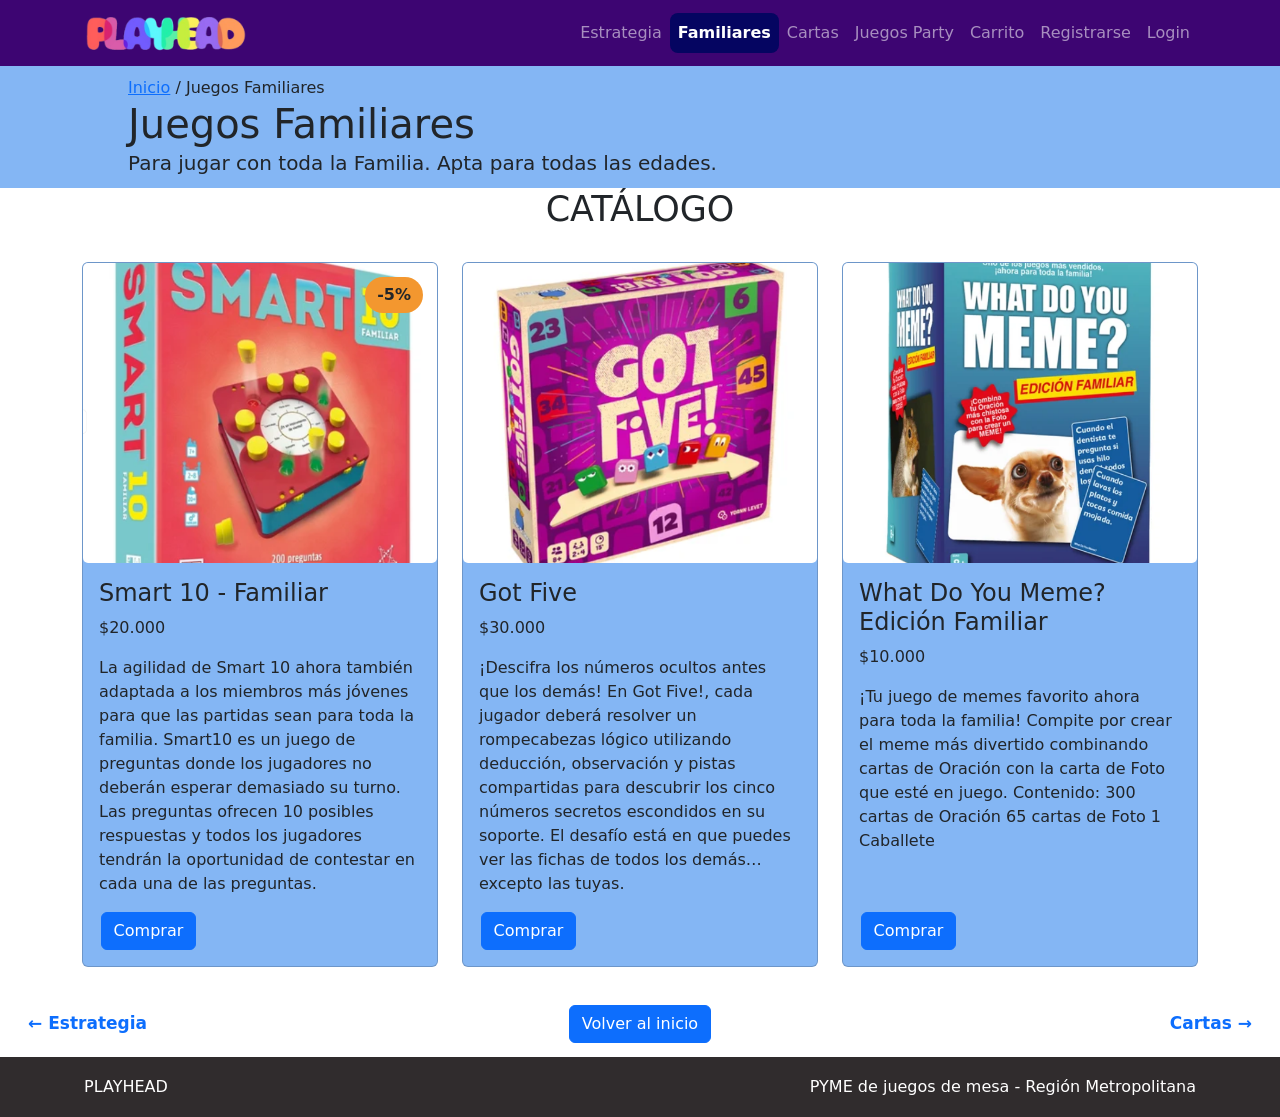
<file: familiares.html>
<!DOCTYPE html>
<html lang="es">

<head>
    <meta charset="UTF-8">
    <meta name="viewport" content="width=device-width, initial-scale=1.0">
    <title>Juegos Familiares</title>


    <!-- Enlace CSS  -->
    <link rel="stylesheet" href="css/styles.css">
    <link rel="preconnect" href="https://fonts.googleapis.com">
    <link rel="preconnect" href="https://fonts.gstatic.com" crossorigin>
    <link href="https://fonts.googleapis.com/css2?family=Bricolage+Grotesque:opsz,wght@12..96,200..800&display=swap"
        rel="stylesheet">

    <link href="https://cdn.jsdelivr.net/npm/bootstrap@5.3.8/dist/css/bootstrap.min.css" rel="stylesheet"
        integrity="sha384-sRIl4kxILFvY47J16cr9ZwB07vP4J8+LH7qKQnuqkuIAvNWLzeN8tE5YBujZqJLB" crossorigin="anonymous">
</head>

<body>
    <header>
        <nav class="navbar navbar-expand-lg bg-navbar py-2" data-bs-theme="dark">
            <div class="container">
                <a class="navbar-brand" href="index.html">
                    <img src="img/logo2.png" alt="PLAYHEAD" class="img-logo flotar"
                        style="max-height: 40px; width: auto;">
                </a>
                <button class="navbar-toggler" type="button" data-bs-toggle="offcanvas" data-bs-target="#navbarNavMenu"
                    aria-controls="navbarNavMenu" aria-expanded="false" aria-label="Abrir menú">
                    <span class="navbar-toggler-icon" aria-hidden="true"></span>
                </button>
                <div class="offcanvas offcanvas-end bg-navbar" tabindex="-1" id="navbarNavMenu"
                    aria-labelledby="navbarNavMenuLabel">
                    <div class="offcanvas-header">
                        <h5 class="offcanvas-title" id="navbarNavMenuLabel">Menú</h5>
                        <button type="button" class="btn-close" data-bs-dismiss="offcanvas"
                            aria-label="Cerrar"></button>
                    </div>
                    <div class="offcanvas-body">
                        <ul class="navbar-nav ms-lg-auto">
                            <li class="nav-item">
                                <a class="nav-link" href="estrategia.html">Estrategia</a>
                            </li>
                            <li class="nav-item">
                                <a class="nav-link active" href="familiares.html">Familiares</a>
                            </li>
                            <li class="nav-item">
                                <a class="nav-link" aria-current="page" href="cartas.html">Cartas</a>
                            </li>
                            <li class="nav-item">
                                <a class="nav-link" href="juegos-party.html">Juegos Party</a>
                            </li>
                            <li class="nav-item">
                                <a class="nav-link" href="carrito.html">Carrito</a>
                            </li>
                            <!-- Personas que aun no inician sesión -->
                            <li class="nav-item">
                                <a class="nav-link nav-invitado" href="registro.html">Registrarse</a>
                            </li>
                            <li class="nav-item nav-invitado">
                                <a class="nav-link" href="login.html">Login</a>
                            </li>
                            <!-- Sólo el admin verá el inventario -->
                            <li class="nav-item">
                                <a class="nav-link nav-admin" href="inventario.html">Inventario</a>
                            </li>
                            <li class="nav-item">
                                <a class="nav-link nav-admin " href="clientes.html">Clientes</a>
                            </li>
                            <!-- Usuarios autenticados y el admin verán su perfil -->
                            <li class="nav-item">
                                <a class="nav-link nav-user" href="perfil.html">Mi Perfil</a>
                            </li>
                            <li class="nav-item nav-user">
                                <a class="nav-link" href="/index.html" id="btnLogout">Cerrar Sesión</a>
                            </li>

                        </ul>
                    </div>
                </div>
            </div>
        </nav>
    </header>

    <main>
        <section class="banner" id="juegos-familiares">
            <p class="path"><a href="index.html">Inicio</a> / Juegos Familiares</p>
            <h1>Juegos Familiares</h1>
            <p class="banner_bajada">Para jugar con toda la Familia. Apta para todas las edades.</p>
        </section>

        <h2 class="sc-title">CATÁLOGO</h2>
        <section class="aparecer container py-4">
            <div class="row row-cols-1 row-cols-md-2 row-cols-xl-3 g-4">

                <div class="col d-flex justify-content-center">
                    <article class="card familiares theme-primary">
                        <img src="/img/familiar/smart.png" class="card-img-top card-img " alt="Smart 10 - Familiar">
                        <span class="descuento">-5%</span>
                        <div class="card-body card-body-mesure ">
                            <h4 class="card-title">Smart 10 - Familiar</h4>
                            <p>$20.000</p>
                            <p class="card-text">La agilidad de Smart 10 ahora también adaptada a los miembros más
                                jóvenes para que las
                                partidas sean para toda la familia.

                                Smart10 es un juego de preguntas donde los jugadores no deberán esperar demasiado su
                                turno.
                                Las preguntas ofrecen 10 posibles respuestas y todos los jugadores tendrán la
                                oportunidad de
                                contestar en cada una de las preguntas.</p>
                            <button class="btn btn-primary"
                                style="margin-top: auto; align-self: flex-start;">Comprar</button>
                        </div>
                    </article>
                </div>

                <div class="col d-flex justify-content-center">
                    <article class="card familiares theme-primary">
                        <img src="/img/familiar/Got Five.png" class="card-img-top card-img" alt="Got Five">
                        <div class="card-body">
                            <h4 class="card-title">Got Five</h4>
                            <p>$30.000</p>
                            <p class="card-text">¡Descifra los números ocultos antes que los demás!

                                En Got Five!, cada jugador deberá resolver un rompecabezas lógico utilizando deducción,
                                observación y pistas compartidas para descubrir los cinco números secretos escondidos en
                                su
                                soporte. El desafío está en que puedes ver las fichas de todos los demás… excepto las
                                tuyas.
                            </p>
                            <button class="btn btn-primary"
                                style="margin-top: auto; align-self: flex-start;">Comprar</button>
                        </div>
                    </article>
                </div>

                <div class="col d-flex justify-content-center">
                    <article class="card familiares theme-primary">
                        <img src="/img/familiar/meme.png" class="card-img-top card-img"
                            alt="What Do You Meme? Edición Familiar">
                        <div class="card-body card-body-mesure">
                            <h4 class="card-title">What Do You Meme? Edición Familiar</h4>
                            <p>$10.000</p>
                            <p class="card-text">¡Tu juego de memes favorito ahora para toda la familia!
                                Compite por crear el meme más divertido combinando cartas de Oración con la carta de
                                Foto
                                que esté en juego.
                                Contenido:
                                300 cartas de Oración
                                65 cartas de Foto
                                1 Caballete</p>
                            <button class="btn btn-primary"
                                style="margin-top: auto; align-self: flex-start;">Comprar</button>
                        </div>
                    </article>
                </div>

            </div>

        </section>

        <div class="paginacion" aria-label="Otras categorías">
            <a href="estrategia.html">← Estrategia</a>
            <a href="index.html" class="btn btn-primary">Volver al inicio</a>
            <a href="cartas.html">Cartas →</a>
        </div>


    </main>


    <footer class="bg-footer">
        <div class="container container-footer">
            <p>PLAYHEAD</p>
            <p>PYME de juegos de mesa - Región Metropolitana</p>
        </div>

    </footer>

    <script src="https://cdn.jsdelivr.net/npm/bootstrap@5.3.8/dist/js/bootstrap.bundle.min.js"
        integrity="sha384-FKyoEForCGlyvwx9Hj09JcYn3nv7wiPVlz7YYwJrWVcXK/BmnVDxM+D2scQbITxI"
        crossorigin="anonymous"></script>
    <script src="js/app.js"></script>
</body>

</html>
</file>
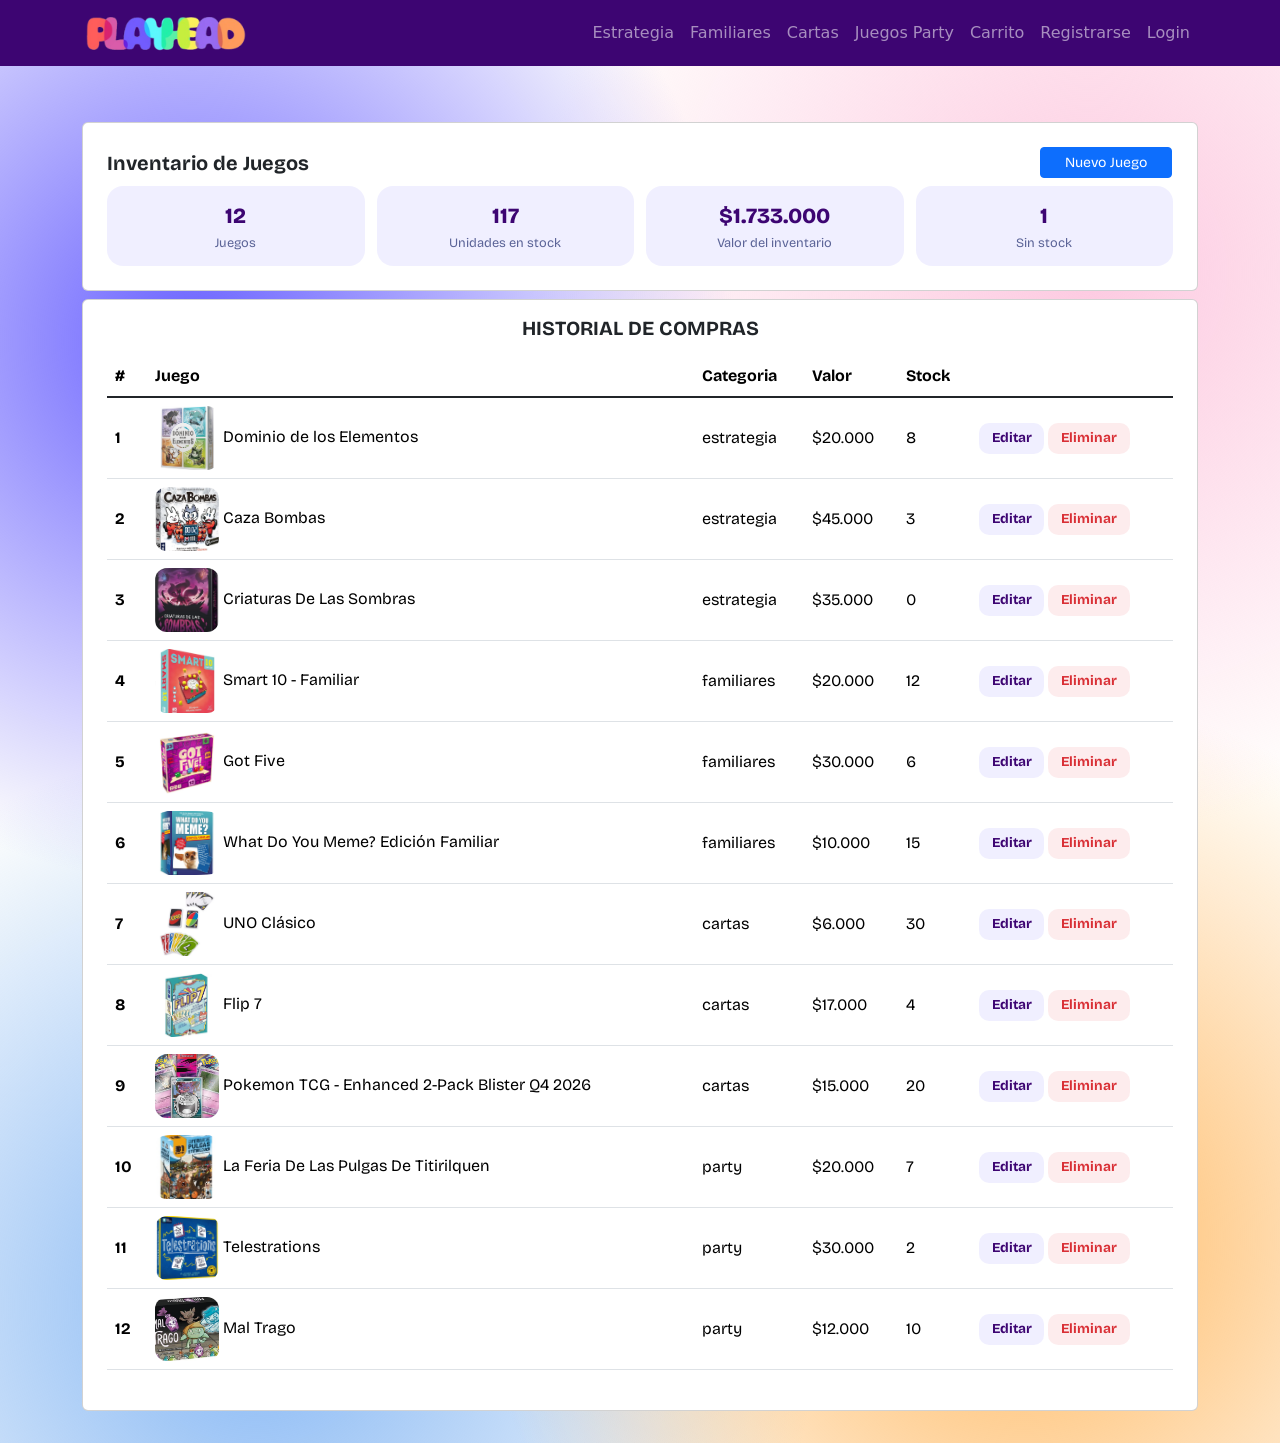
<file: inventario.html>
<!DOCTYPE html>
<html lang="en">

<head>
    <meta charset="UTF-8">
    <meta name="viewport" content="width=device-width, initial-scale=1.0">
    <title>Login</title>
    <!-- Enlace CSS  -->
    <link rel="stylesheet" href="css/styles.css">
    <link rel="preconnect" href="https://fonts.googleapis.com">
    <link rel="preconnect" href="https://fonts.gstatic.com" crossorigin>
    <link href="https://fonts.googleapis.com/css2?family=Bricolage+Grotesque:opsz,wght@12..96,200..800&display=swap"
        rel="stylesheet">

    <link href="https://cdn.jsdelivr.net/npm/bootstrap@5.3.8/dist/css/bootstrap.min.css" rel="stylesheet"
        integrity="sha384-sRIl4kxILFvY47J16cr9ZwB07vP4J8+LH7qKQnuqkuIAvNWLzeN8tE5YBujZqJLB" crossorigin="anonymous">
</head>

<body>
    <header>
        <nav class="navbar navbar-expand-lg bg-navbar py-2" data-bs-theme="dark">
            <div class="container">
                <a class="navbar-brand" href="index.html">
                    <img src="img/logo2.png" alt="PLAYHEAD" class="img-logo flotar"
                        style="max-height: 40px; width: auto;">
                </a>
                <button class="navbar-toggler" type="button" data-bs-toggle="offcanvas" data-bs-target="#navbarNavMenu"
                    aria-controls="navbarNavMenu" aria-expanded="false" aria-label="Abrir menú">
                    <span class="navbar-toggler-icon" aria-hidden="true"></span>
                </button>
                <div class="offcanvas offcanvas-end bg-navbar" tabindex="-1" id="navbarNavMenu"
                    aria-labelledby="navbarNavMenuLabel">
                    <div class="offcanvas-header">
                        <h5 class="offcanvas-title" id="navbarNavMenuLabel">Menú</h5>
                        <button type="button" class="btn-close" data-bs-dismiss="offcanvas"
                            aria-label="Cerrar"></button>
                    </div>
                    <div class="offcanvas-body">
                        <ul class="navbar-nav ms-lg-auto">
                            <li class="nav-item">
                                <a class="nav-link" href="estrategia.html">Estrategia</a>
                            </li>
                            <li class="nav-item">
                                <a class="nav-link" href="familiares.html">Familiares</a>
                            </li>
                            <li class="nav-item">
                                <a class="nav-link" aria-current="page" href="cartas.html">Cartas</a>
                            </li>
                            <li class="nav-item">
                                <a class="nav-link" href="juegos-party.html">Juegos Party</a>
                            </li>
                            <li class="nav-item">
                                <a class="nav-link" href="carrito.html">Carrito</a>
                            </li>
                            <!-- Personas que aun no inician sesión -->
                            <li class="nav-item">
                                <a class="nav-link nav-invitado" href="registro.html">Registrarse</a>
                            </li>
                            <li class="nav-item nav-invitado">
                                <a class="nav-link" href="login.html">Login</a>
                            </li>
                            <!-- Sólo el admin verá el inventario -->
                            <li class="nav-item">
                                <a class="nav-link nav-admin active" href="inventario.html">Inventario</a>
                            </li>
                            <li class="nav-item">
                                <a class="nav-link nav-admin " href="clientes.html">Clientes</a>
                            </li>
                            <!-- Usuarios autenticados y el admin verán su perfil -->
                            <li class="nav-item">
                                <a class="nav-link nav-user" href="perfil.html">Mi Perfil</a>
                            </li>
                            <li class="nav-item nav-user">
                                <a class="nav-link" href="/index.html" id="btnLogout">Cerrar Sesión</a>
                            </li>

                        </ul>
                    </div>
                </div>
            </div>
        </nav>
    </header>
    <main class="bg-color">
        <div class="container">
            <div class="row align-items-center justify-content-center">
                <div class="col-12 mt-4">

                    <div class="card mb-2 p-2">
                        <div class="card-body text-center">
                            <div class="container px-0">
                                <div class="row align-items-center justify-content-between mb-2">
                                    <div class="col-auto">
                                        <h5 class="mb-0 fw-bold">Inventario de Juegos</h5>
                                    </div>
                                    <div class="col-auto">
                                        <button class="btn btn-primary btn-sm px-4">Nuevo Juego</button>
                                    </div>
                                </div>
                            </div>

                            <div class="inventario-resumen">
                                <div>
                                    <span class="resumen-num " id="stateJuegos">0</span>
                                    <span class="resumen-txt">Juegos</span>
                                </div>
                                <div>
                                    <span class="resumen-num " id="stateUnidades">0</span>
                                    <span class="resumen-txt">Unidades en stock</span>
                                </div>
                                <div>
                                    <span class="resumen-num " id="stateValor">$0</span>
                                    <span class="resumen-txt">Valor del inventario</span>
                                </div>
                                <div>
                                    <span class="resumen-num " id="stateSinStock">0</span>
                                    <span class="resumen-txt">Sin stock</span>
                                </div>
                            </div>
                        </div>
                    </div>
                    <!-- inventario-->
                    <div class="card mt-2 p-2">
                        <div class="card-body ">
                            <div class="row g-2 align-items-center justify-content-center">

                                <div class="row align-items-center justify-content-center mb-2">
                                    <div class="col-auto">
                                        <h5 class="mb-0 fw-bold">HISTORIAL DE COMPRAS</h5>
                                    </div>
                                </div>

                                <div class="table-responsive">
                                    <table class="table align-middle inventario-tabla">
                                        <thead>
                                            <tr>
                                                <th scope="col">#</th>
                                                <th scope="col">Juego</th>
                                                <th scope="col">Categoria</th>
                                                <th scope="col">Valor</th>
                                                <th scope="col">Stock</th>
                                                <th scope="col"></th>
                                            </tr>
                                        </thead>
                                        <tbody class="table-group-divider" id="tablaJuegos">


                                        </tbody>
                                    </table>
                                </div>
                            </div>
                        </div>
                    </div>
                </div>
            </div>

        </div>


    </main>

    <script src="https://cdn.jsdelivr.net/npm/bootstrap@5.3.8/dist/js/bootstrap.bundle.min.js"
        integrity="sha384-FKyoEForCGlyvwx9Hj09JcYn3nv7wiPVlz7YYwJrWVcXK/BmnVDxM+D2scQbITxI"
        crossorigin="anonymous"></script>
    <script src="js/inventario.js"></script>
    <script src="js/app.js"></script>
</body>

</html>
</file>
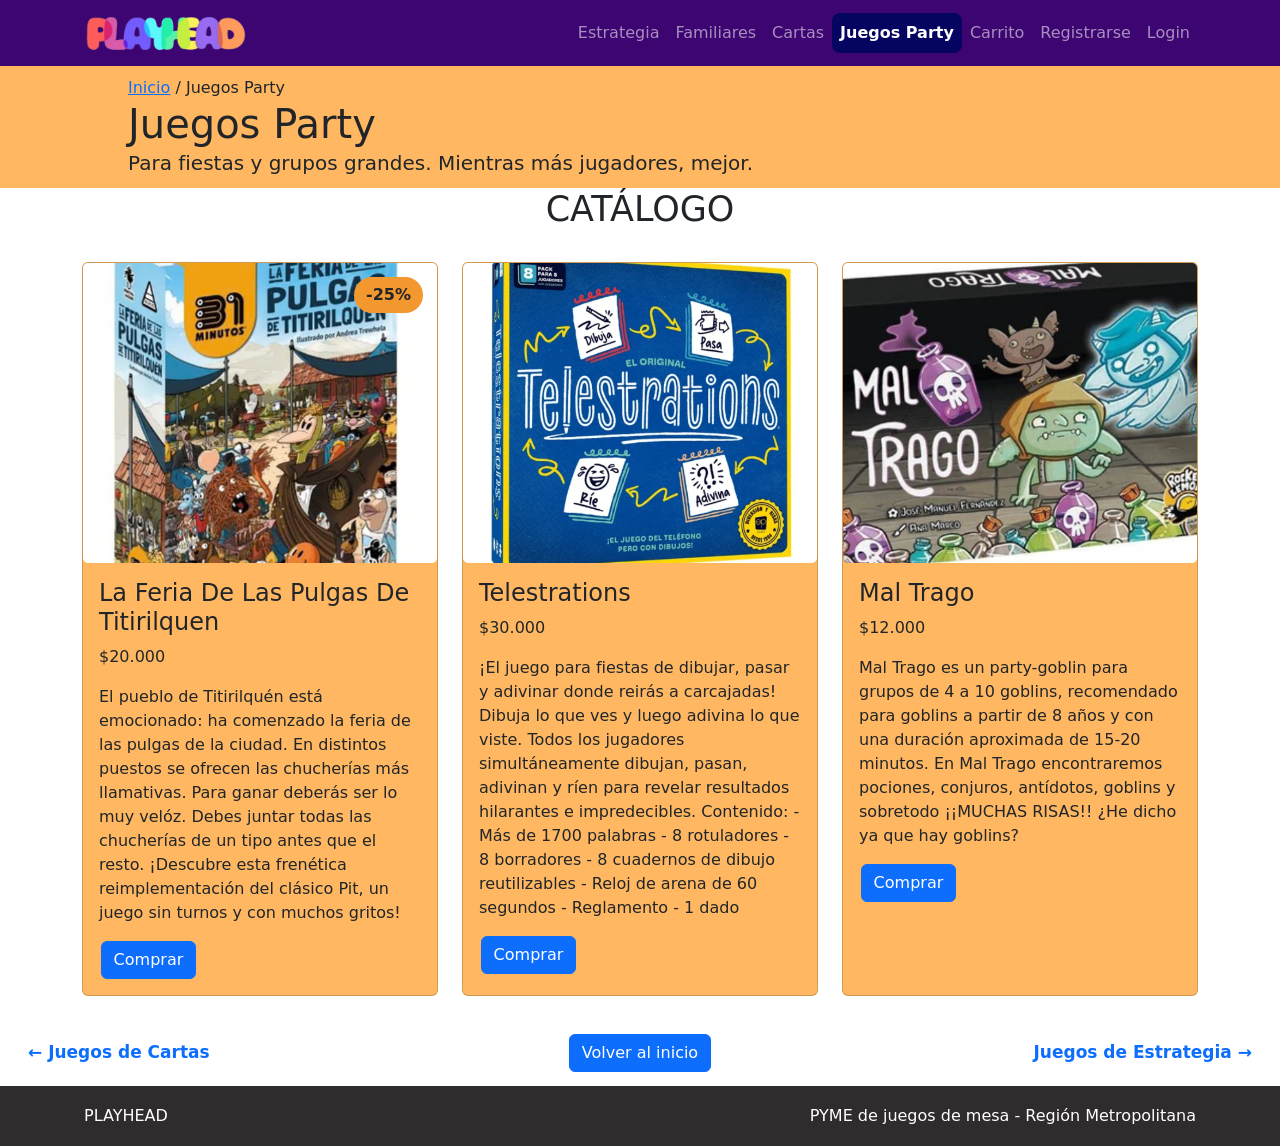
<file: juegos-party.html>
<!DOCTYPE html>
<html lang="es">

<head>
    <meta charset="UTF-8">
    <meta name="viewport" content="width=device-width, initial-scale=1.0">
    <title>Juegos Party</title>

    <!-- Enlace CSS  -->
    <link rel="stylesheet" href="css/styles.css">
    <link rel="preconnect" href="https://fonts.googleapis.com">
    <link rel="preconnect" href="https://fonts.gstatic.com" crossorigin>
    <link href="https://fonts.googleapis.com/css2?family=Bricolage+Grotesque:opsz,wght@12..96,200..800&display=swap"
        rel="stylesheet">
    <link href="https://cdn.jsdelivr.net/npm/bootstrap@5.3.8/dist/css/bootstrap.min.css" rel="stylesheet"
        integrity="sha384-sRIl4kxILFvY47J16cr9ZwB07vP4J8+LH7qKQnuqkuIAvNWLzeN8tE5YBujZqJLB" crossorigin="anonymous">
</head>

<body>
    <header>
        <nav class="navbar navbar-expand-lg bg-navbar py-2" data-bs-theme="dark">
            <div class="container">
                <a class="navbar-brand" href="index.html">
                    <img src="img/logo2.png" alt="PLAYHEAD" class="img-logo flotar"
                        style="max-height: 40px; width: auto;">
                </a>
                <button class="navbar-toggler" type="button" data-bs-toggle="offcanvas" data-bs-target="#navbarNavMenu"
                    aria-controls="navbarNavMenu" aria-expanded="false" aria-label="Abrir menú">
                    <span class="navbar-toggler-icon" aria-hidden="true"></span>
                </button>
                <div class="offcanvas offcanvas-end bg-navbar" tabindex="-1" id="navbarNavMenu"
                    aria-labelledby="navbarNavMenuLabel">
                    <div class="offcanvas-header">
                        <h5 class="offcanvas-title" id="navbarNavMenuLabel">Menú</h5>
                        <button type="button" class="btn-close" data-bs-dismiss="offcanvas"
                            aria-label="Cerrar"></button>
                    </div>
                    <div class="offcanvas-body">
                        <ul class="navbar-nav ms-lg-auto">
                            <li class="nav-item">
                                <a class="nav-link" href="estrategia.html">Estrategia</a>
                            </li>
                            <li class="nav-item">
                                <a class="nav-link" href="familiares.html">Familiares</a>
                            </li>
                            <li class="nav-item">
                                <a class="nav-link" aria-current="page" href="cartas.html">Cartas</a>
                            </li>
                            <li class="nav-item">
                                <a class="nav-link active" href="juegos-party.html">Juegos Party</a>
                            </li>
                            <li class="nav-item">
                                <a class="nav-link" href="carrito.html">Carrito</a>
                            </li>
                            <!-- Personas que aun no inician sesión -->
                            <li class="nav-item">
                                <a class="nav-link nav-invitado" href="registro.html">Registrarse</a>
                            </li>
                            <li class="nav-item nav-invitado">
                                <a class="nav-link" href="login.html">Login</a>
                            </li>
                            <!-- Sólo el admin verá el inventario -->
                            <li class="nav-item">
                                <a class="nav-link nav-admin" href="inventario.html">Inventario</a>
                            </li>
                            <li class="nav-item">
                                <a class="nav-link nav-admin " href="clientes.html">Clientes</a>
                            </li>
                            <!-- Usuarios autenticados y el admin verán su perfil -->
                            <li class="nav-item">
                                <a class="nav-link nav-user" href="perfil.html">Mi Perfil</a>
                            </li>
                            <li class="nav-item nav-user">
                                <a class="nav-link" href="/index.html" id="btnLogout">Cerrar Sesión</a>
                            </li>

                        </ul>
                    </div>
                </div>
            </div>
        </nav>
    </header>
    <main>
        <section class="banner" id="juegos-party">
            <p class="path"><a href="index.html">Inicio</a> / Juegos Party</p>
            <h1>Juegos Party</h1>
            <p class="banner_bajada">Para fiestas y grupos grandes. Mientras más jugadores, mejor.</p>
        </section>

        <h2 class="sc-title">CATÁLOGO</h2>
        <section class="aparecer container py-4">
            <div class="row row-cols-1 row-cols-md-2 row-cols-xl-3 g-4">

                <div class="col d-flex justify-content-center">
                    <article class="card party theme-warning">
                        <img src="/img/party/feria.png" class="card-img-top card-img "
                            alt="La Feria De Las Pulgas De Titirilquen">
                        <span class="descuento">-25%</span>
                        <div class="card-body card-body-mesure">
                            <h4 class="card-title">La Feria De Las Pulgas De Titirilquen</h4>
                            <p>$20.000</p>
                            <p class="card-text">El pueblo de Titirilquén está emocionado: ha comenzado la feria de las
                                pulgas de la
                                ciudad.
                                En distintos puestos se ofrecen las chucherías más llamativas. Para ganar deberás ser lo
                                muy
                                velóz. Debes juntar todas las chucherías de un tipo antes que el resto.
                                ¡Descubre esta frenética reimplementación del clásico Pit, un juego sin turnos y con
                                muchos
                                gritos!</p>
                            <button class="btn btn-primary"
                                style="margin-top: auto; align-self: flex-start;">Comprar</button>
                        </div>
                    </article>
                </div>

                <div class="col d-flex justify-content-center">
                    <article class="card party theme-warning">
                        <img src="/img/party2.png" class="card-img-top card-img " alt="Telestrations">
                        <div class="card-body">
                            <h4 class="card-title">Telestrations</h4>
                            <p>$30.000</p>
                            <p class="card-text">¡El juego para fiestas de dibujar, pasar y adivinar donde reirás a
                                carcajadas! Dibuja lo que
                                ves y luego adivina lo que viste. Todos los jugadores simultáneamente dibujan, pasan,
                                adivinan y ríen para revelar resultados hilarantes e impredecibles. Contenido: - Más de
                                1700
                                palabras - 8 rotuladores - 8 borradores - 8 cuadernos de dibujo reutilizables - Reloj de
                                arena de 60 segundos - Reglamento - 1 dado</p>
                            <button class="btn btn-primary"
                                style="margin-top: auto; align-self: flex-start;">Comprar</button>
                        </div>
                    </article>
                </div>

                <div class="col d-flex justify-content-center">
                    <article class="card party theme-warning">
                        <img src="/img/party/mal-trago.png" class="card-img-top card-img " alt="Mal Trago">
                        <div class="card-body">
                            <h4 class="card-title">Mal Trago</h4>
                            <p>$12.000</p>
                            <p class="card-text">Mal Trago es un party-goblin para grupos de 4 a 10 goblins, recomendado
                                para goblins a partir
                                de 8 años y con una duración aproximada de 15-20 minutos. En Mal Trago encontraremos
                                pociones, conjuros, antídotos, goblins y sobretodo ¡¡MUCHAS RISAS!! ¿He dicho ya que hay
                                goblins?</p>
                            <button class="btn btn-primary"
                                style="margin-top: auto; align-self: flex-start;">Comprar</button>
                        </div>
                    </article>
                </div>

            </div>

        </section>

        <div class="paginacion" aria-label="Otras categorías">
            <a href="cartas.html">← Juegos de Cartas</a>
            <a href="index.html" class="btn btn-primary">Volver al inicio</a>
            <a href="estrategia.html">Juegos de Estrategia →</a>
        </div>


    </main>

    <footer class="bg-footer">
        <div class="container container-footer">
            <p>PLAYHEAD</p>
            <p>PYME de juegos de mesa - Región Metropolitana</p>
        </div>

    </footer>

    <script src="https://cdn.jsdelivr.net/npm/bootstrap@5.3.8/dist/js/bootstrap.bundle.min.js"
        integrity="sha384-FKyoEForCGlyvwx9Hj09JcYn3nv7wiPVlz7YYwJrWVcXK/BmnVDxM+D2scQbITxI"
        crossorigin="anonymous"></script>
    <script src="js/app.js"></script>
</body>

</html>
</file>
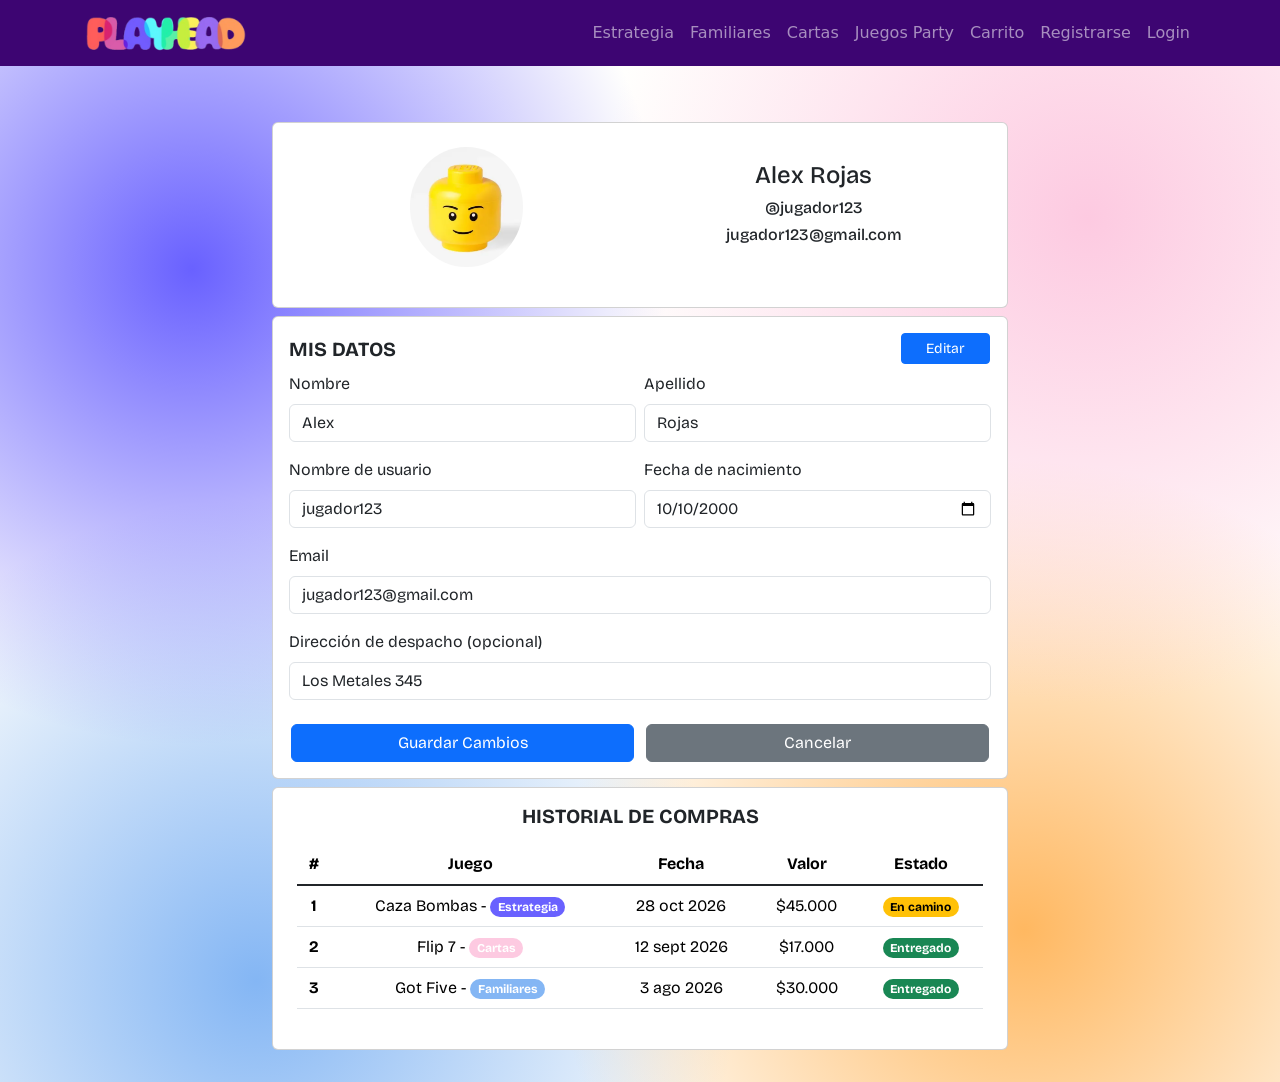
<file: perfil.html>
<!DOCTYPE html>
<html lang="en">

<head>
    <meta charset="UTF-8">
    <meta name="viewport" content="width=device-width, initial-scale=1.0">
    <title>Login</title>
    <!-- Enlace CSS  -->
    <link rel="stylesheet" href="css/styles.css">
    <link rel="preconnect" href="https://fonts.googleapis.com">
    <link rel="preconnect" href="https://fonts.gstatic.com" crossorigin>
    <link href="https://fonts.googleapis.com/css2?family=Bricolage+Grotesque:opsz,wght@12..96,200..800&display=swap"
        rel="stylesheet">

    <link href="https://cdn.jsdelivr.net/npm/bootstrap@5.3.8/dist/css/bootstrap.min.css" rel="stylesheet"
        integrity="sha384-sRIl4kxILFvY47J16cr9ZwB07vP4J8+LH7qKQnuqkuIAvNWLzeN8tE5YBujZqJLB" crossorigin="anonymous">
</head>

<body>
    <header>
        <nav class="navbar navbar-expand-lg bg-navbar py-2" data-bs-theme="dark">
            <div class="container">
                <a class="navbar-brand" href="index.html">
                    <img src="img/logo2.png" alt="PLAYHEAD" class="img-logo flotar"
                        style="max-height: 40px; width: auto;">
                </a>
                <button class="navbar-toggler" type="button" data-bs-toggle="offcanvas" data-bs-target="#navbarNavMenu"
                    aria-controls="navbarNavMenu" aria-expanded="false" aria-label="Abrir menú">
                    <span class="navbar-toggler-icon" aria-hidden="true"></span>
                </button>
                <div class="offcanvas offcanvas-end bg-navbar" tabindex="-1" id="navbarNavMenu"
                    aria-labelledby="navbarNavMenuLabel">
                    <div class="offcanvas-header">
                        <h5 class="offcanvas-title" id="navbarNavMenuLabel">Menú</h5>
                        <button type="button" class="btn-close" data-bs-dismiss="offcanvas"
                            aria-label="Cerrar"></button>
                    </div>
                    <div class="offcanvas-body">
                        <ul class="navbar-nav ms-lg-auto">
                            <li class="nav-item">
                                <a class="nav-link" href="estrategia.html">Estrategia</a>
                            </li>
                            <li class="nav-item">
                                <a class="nav-link" href="familiares.html">Familiares</a>
                            </li>
                            <li class="nav-item">
                                <a class="nav-link" aria-current="page" href="cartas.html">Cartas</a>
                            </li>
                            <li class="nav-item">
                                <a class="nav-link" href="juegos-party.html">Juegos Party</a>
                            </li>
                            <li class="nav-item">
                                <a class="nav-link" href="carrito.html">Carrito</a>
                            </li>
                            <!-- Personas que aun no inician sesión -->
                            <li class="nav-item">
                                <a class="nav-link nav-invitado" href="registro.html">Registrarse</a>
                            </li>
                            <li class="nav-item nav-invitado">
                                <a class="nav-link" href="login.html">Login</a>
                            </li>
                            <!-- Sólo el admin verá el inventario -->
                            <li class="nav-item">
                                <a class="nav-link nav-admin" href="inventario.html">Inventario</a>
                            </li>
                            <li class="nav-item">
                                <a class="nav-link nav-admin " href="clientes.html">Clientes</a>
                            </li>
                            <!-- Usuarios autenticados y el admin verán su perfil -->
                            <li class="nav-item">
                                <a class="nav-link nav-user active" href="perfil.html">Mi Perfil</a>
                            </li>
                            <li class="nav-item nav-user">
                                <a class="nav-link" href="/index.html" id="btnLogout">Cerrar Sesión</a>
                            </li>

                        </ul>
                    </div>
                </div>
            </div>
        </nav>
    </header>
    <main class="bg-color">
        <div class="container">
            <div class="row align-items-center justify-content-center">
                <div class="col-12 col-sm-10 col-xl-8 mt-4">

                    <div class="card mb-2 p-2">
                        <div class="card-body text-center">
                            <div class="row g-2 align-items-center justify-content-center">
                                <div class="col-md mb-3">
                                    <img class="img-perfil rounded-circle" src="img/usuario.png" alt="foto usuario">
                                </div>
                                <div class="col-md mb-3">
                                    <h4>Alex Rojas</h4>
                                    <h6>@jugador123</h6>
                                    <h6>jugador123@gmail.com</h6>
                                </div>
                            </div>
                        </div>
                    </div>
                    <div class="card">
                        <div class="card-body">
                            <div class="container px-0">
                                <div class="row align-items-center justify-content-between mb-2">
                                    <div class="col-auto">
                                        <h5 class="mb-0 fw-bold">MIS DATOS</h5>
                                    </div>
                                    <div class="col-auto">
                                        <button class="btn btn-primary btn-sm px-4">Editar</button>
                                    </div>
                                </div>
                            </div>

                            <form id="formEditarPerfil" novalidate>
                                <div class="row g-2">
                                    <div class="col-md mb-3">
                                        <label for="inputName" class="form-label">Nombre</label>
                                        <input type="text" class="form-control" id="inputName" name="inputName" required
                                            value="Alex">
                                        <div class="invalid-feedback">Este campo es obligatorio.</div>
                                    </div>
                                    <div class="col-md mb-3">
                                        <label for="inputLastname" class="form-label">Apellido</label>
                                        <input type="text" class="form-control" id="inputLastname" name="inputLastname"
                                            value="Rojas" required>
                                        <div class="invalid-feedback">Este campo es obligatorio.</div>
                                    </div>
                                </div>

                                <div class="row g-2">
                                    <div class="mb-3 col-md">
                                        <label for="inputUsername" class="form-label ">Nombre de usuario</label>
                                        <input type="text" class="form-control" id="inputUsername" name="inputUsername"
                                            value="jugador123" required>
                                        <div class="invalid-feedback">Este campo es obligatorio.</div>
                                    </div>
                                    <div class="mb-3 col-md">
                                        <label for="inputBirthdate" class="form-label ">Fecha de nacimiento</label>
                                        <input type="date" class="form-control" id="inputBirthdate" value="2000-10-10"
                                            name="inputBirthdate" required>
                                        <div class="invalid-feedback">Este campo es obligatorio.</div>
                                    </div>
                                </div>
                                <div class="mb-3">
                                    <label for="inputEmail" class="form-label ">Email</label>
                                    <input type="email" class="form-control" id="inputEmail" name="inputEmail"
                                        value="jugador123@gmail.com" required>
                                    <div class="invalid-feedback">Ingresa un email válido.</div>
                                </div>
                                <div class="mb-3">
                                    <label for="inputAddress" class="form-label ">Dirección de despacho
                                        (opcional)</label>
                                    <input type="text" class="form-control" id="inputAddress" name="inputAddress"
                                        value="Los Metales 345">
                                </div>

                                <div class="d-flex gap-2 justify-content-center mt-4">
                                    <button type="submit" class="btn btn-primary w-100">Guardar Cambios</button>
                                    <button type="reset" class="btn btn-secondary w-100"
                                        id="btnLimpiar">Cancelar</button>
                                </div>

                            </form>
                        </div>
                    </div>

                    <!-- Historial de compras -->
                    <div class="card mt-2 p-2">
                        <div class="card-body text-center">
                            <div class="row g-2 align-items-center justify-content-center">

                                <div class="row align-items-center justify-content-center mb-2">
                                    <div class="col-auto">
                                        <h5 class="mb-0 fw-bold">HISTORIAL DE COMPRAS</h5>
                                    </div>
                                </div>

                                <div class="table-responsive">
                                    <table class="table align-middle">
                                        <thead>
                                            <tr>
                                                <th scope="col">#</th>
                                                <th scope="col">Juego</th>
                                                <th scope="col">Fecha</th>
                                                <th scope="col">Valor</th>
                                                <th scope="col">Estado</th>
                                            </tr>
                                        </thead>
                                        <tbody class="table-group-divider">
                                            <tr>
                                                <th scope="row">1</th>
                                                <td>Caza Bombas - <span
                                                        class="badge rounded-pill badge-estrategia">Estrategia</span>
                                                </td>
                                                <td>28 oct 2026</td>
                                                <td>$45.000</td>
                                                <td><span class="badge rounded-pill text-bg-warning">En camino</span>
                                                </td>
                                            </tr>
                                            <tr>
                                                <th scope="row">2</th>
                                                <td>Flip 7 - <span class="badge rounded-pill badge-cartas">Cartas</span>
                                                </td>
                                                <td>12 sept 2026</td>
                                                <td>$17.000</td>
                                                <td><span class="badge rounded-pill text-bg-success">Entregado</span>
                                                </td>
                                            </tr>
                                            <tr>
                                                <th scope="row">3</th>
                                                <td>Got Five - <span
                                                        class="badge rounded-pill badge-familiares">Familiares</span>
                                                </td>
                                                <td>3 ago 2026</td>
                                                <td>$30.000</td>
                                                <td><span class="badge rounded-pill text-bg-success">Entregado</span>
                                                </td>
                                            </tr>
                                        </tbody>
                                    </table>
                                </div>
                            </div>
                        </div>
                    </div>
                </div>
            </div>

        </div>


    </main>

    <script src="https://cdn.jsdelivr.net/npm/bootstrap@5.3.8/dist/js/bootstrap.bundle.min.js"
        integrity="sha384-FKyoEForCGlyvwx9Hj09JcYn3nv7wiPVlz7YYwJrWVcXK/BmnVDxM+D2scQbITxI"
        crossorigin="anonymous"></script>
    <script src="js/app.js"></script>
</body>

</html>
</file>
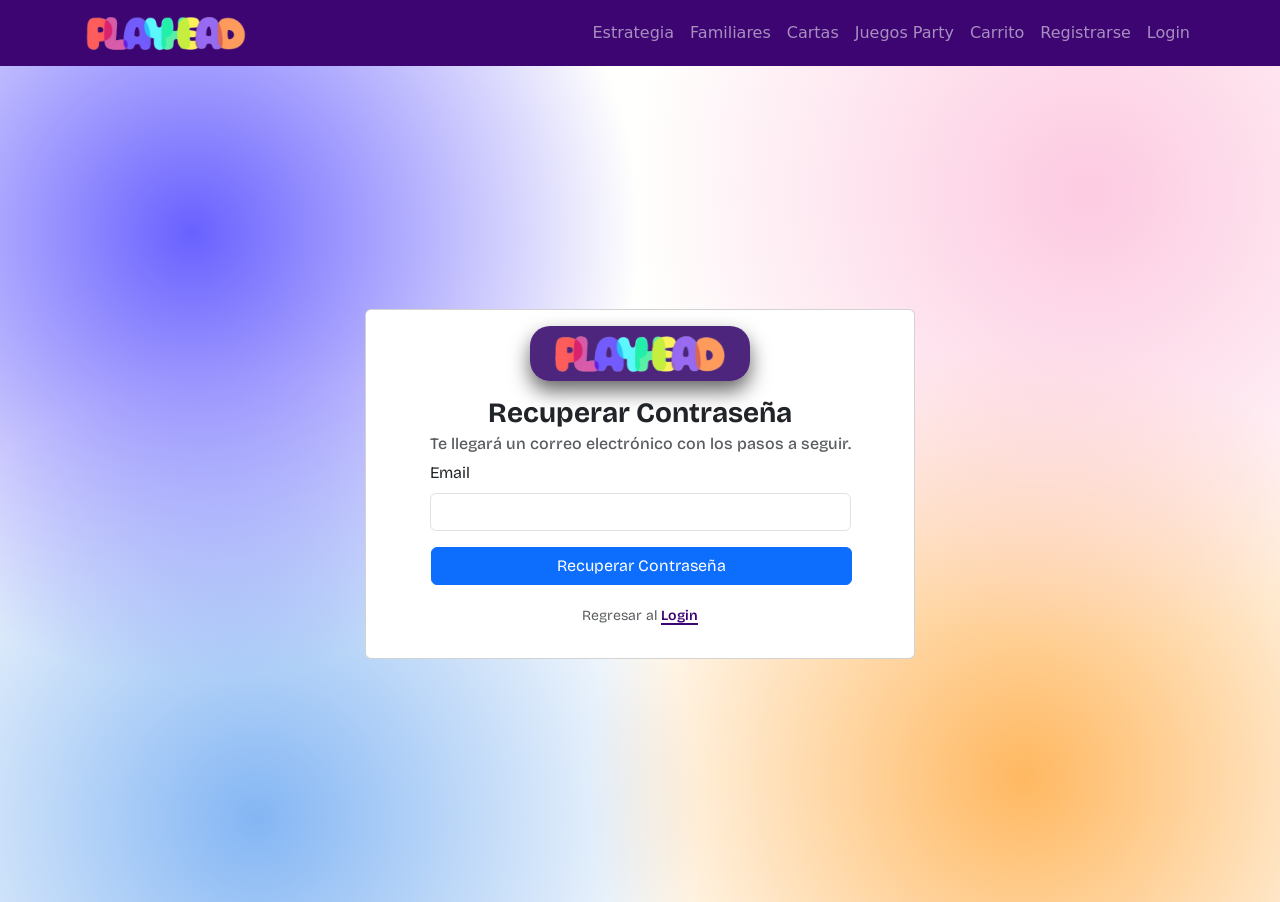
<file: recuperar-password.html>
<!DOCTYPE html>
<html lang="en">

<head>
    <meta charset="UTF-8">
    <meta name="viewport" content="width=device-width, initial-scale=1.0">
    <title>Login</title>
    <!-- Enlace CSS  -->
    <link rel="stylesheet" href="css/styles.css">
    <link rel="preconnect" href="https://fonts.googleapis.com">
    <link rel="preconnect" href="https://fonts.gstatic.com" crossorigin>
    <link href="https://fonts.googleapis.com/css2?family=Bricolage+Grotesque:opsz,wght@12..96,200..800&display=swap"
        rel="stylesheet">

    <link href="https://cdn.jsdelivr.net/npm/bootstrap@5.3.8/dist/css/bootstrap.min.css" rel="stylesheet"
        integrity="sha384-sRIl4kxILFvY47J16cr9ZwB07vP4J8+LH7qKQnuqkuIAvNWLzeN8tE5YBujZqJLB" crossorigin="anonymous">
</head>

<body>
    <header>
        <nav class="navbar navbar-expand-lg bg-navbar py-2" data-bs-theme="dark">
            <div class="container">
                <a class="navbar-brand" href="index.html">
                    <img src="img/logo2.png" alt="PLAYHEAD" class="img-logo flotar"
                        style="max-height: 40px; width: auto;">
                </a>
                <button class="navbar-toggler" type="button" data-bs-toggle="offcanvas" data-bs-target="#navbarNavMenu"
                    aria-controls="navbarNavMenu" aria-expanded="false" aria-label="Abrir menú">
                    <span class="navbar-toggler-icon" aria-hidden="true"></span>
                </button>
                <div class="offcanvas offcanvas-end bg-navbar" tabindex="-1" id="navbarNavMenu"
                    aria-labelledby="navbarNavMenuLabel">
                    <div class="offcanvas-header">
                        <h5 class="offcanvas-title" id="navbarNavMenuLabel">Menú</h5>
                        <button type="button" class="btn-close" data-bs-dismiss="offcanvas"
                            aria-label="Cerrar"></button>
                    </div>
                    <div class="offcanvas-body">
                        <ul class="navbar-nav ms-lg-auto">
                            <li class="nav-item">
                                <a class="nav-link" href="estrategia.html">Estrategia</a>
                            </li>
                            <li class="nav-item">
                                <a class="nav-link" href="familiares.html">Familiares</a>
                            </li>
                            <li class="nav-item">
                                <a class="nav-link" aria-current="page" href="cartas.html">Cartas</a>
                            </li>
                            <li class="nav-item">
                                <a class="nav-link" href="juegos-party.html">Juegos Party</a>
                            </li>
                            <li class="nav-item">
                                <a class="nav-link" href="carrito.html">Carrito</a>
                            </li>
                            <!-- Personas que aun no inician sesión -->
                            <li class="nav-item">
                                <a class="nav-link nav-invitado" href="registro.html">Registrarse</a>
                            </li>
                            <li class="nav-item nav-invitado">
                                <a class="nav-link" href="login.html">Login</a>
                            </li>
                            <!-- Sólo el admin verá el inventario -->
                            <li class="nav-item">
                                <a class="nav-link nav-admin" href="inventario.html">Inventario</a>
                            </li>
                            <li class="nav-item">
                                <a class="nav-link nav-admin " href="clientes.html">Clientes</a>
                            </li>
                            <!-- Usuarios autenticados y el admin verán su perfil -->
                            <li class="nav-item">
                                <a class="nav-link nav-user" href="perfil.html">Mi Perfil</a>
                            </li>
                            <li class="nav-item nav-user">
                                <a class="nav-link" href="/index.html" id="btnLogout">Cerrar Sesión</a>
                            </li>

                        </ul>
                    </div>
                </div>
            </div>
        </nav>
    </header>
    <main class="bg-color">
        <div class="container">
            <div class="row align-items-center">
                <div class="col">
                    <div class="card auth-card">
                        <div class="card-body">
                            <div class="bg-logo">
                                <img src="img/logo2.png" alt="">
                            </div>
                            <h5 class="card-title auth-title">Recuperar Contraseña</h5>
                            <h6 class="card-subtitle mb-2 text-body-secondary">Te llegará un correo electrónico con los
                                pasos a seguir.</h6>
                            <form class="" id="formulario-recuperacion" novalidate>
                                <div class="mb-3">
                                    <label for="inputEmail" class="form-label">Email</label>
                                    <input type="email" class="form-control" id="inputEmail"
                                        aria-describedby="emailHelp">
                                    <div class="invalid-feedback error-vacio">Este campo es obligatorio.</div>
                                    <div class="invalid-feedback error-formato">Por favor poner un correo válido.</div>
                                </div>
                                <button type="submit" class="btn btn-primary mb-3 w-100">Recuperar Contraseña</button>

                            </form>
                            <div class="text-center">
                                <p class="form-text">Regresar al <a href="/login.html" class="link-social">Login</a></p>
                            </div>

                        </div>
                    </div>
                </div>
            </div>
        </div>


    </main>

    <script src="https://cdn.jsdelivr.net/npm/bootstrap@5.3.8/dist/js/bootstrap.bundle.min.js"
        integrity="sha384-FKyoEForCGlyvwx9Hj09JcYn3nv7wiPVlz7YYwJrWVcXK/BmnVDxM+D2scQbITxI"
        crossorigin="anonymous"></script>
    <script src="/js/app.js"></script>
    <script src="/js/recuperacion.js"></script>
</body>

</html>
</file>
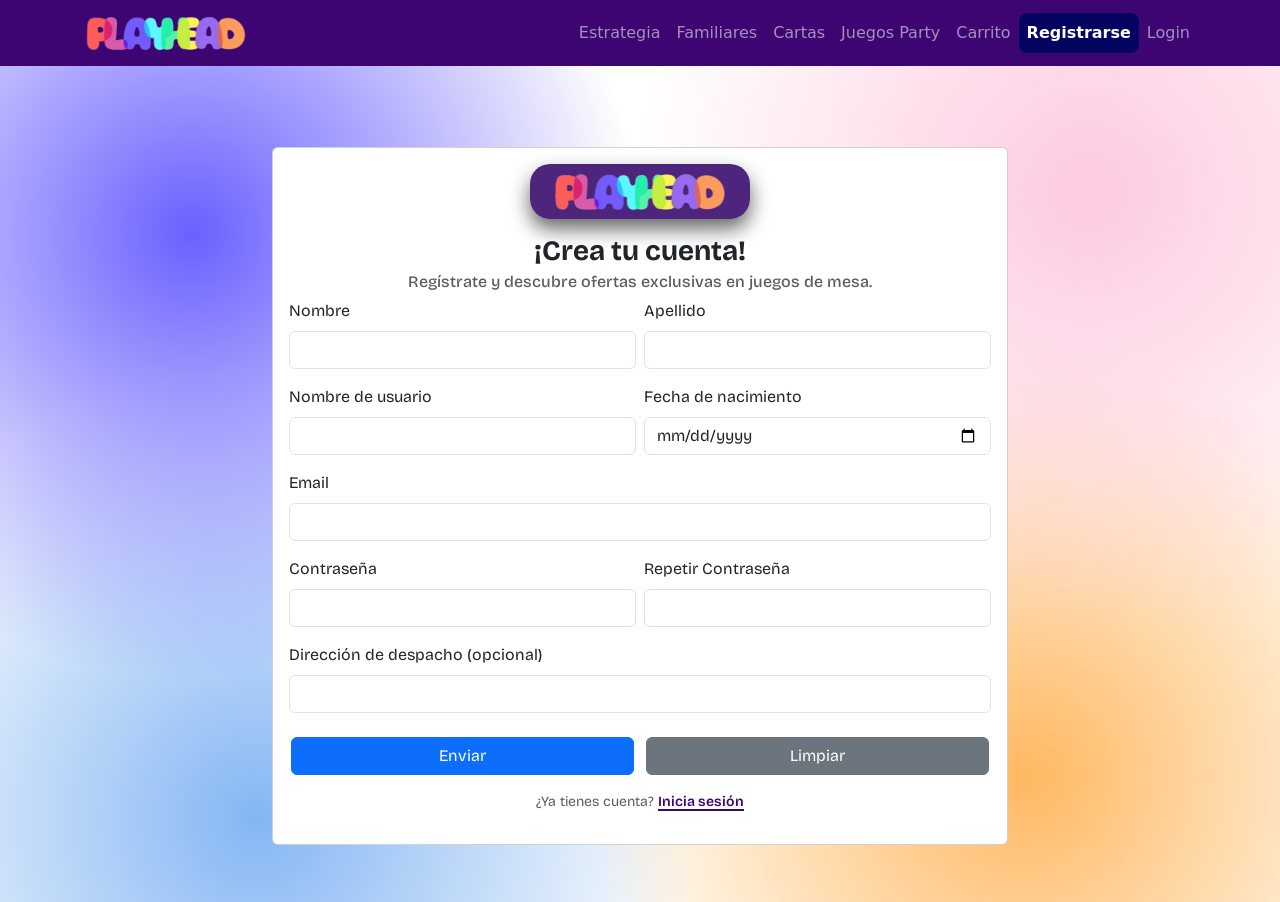
<file: registro.html>
<!DOCTYPE html>
<html lang="es">

<head>
    <meta charset="UTF-8">
    <meta name="viewport" content="width=device-width, initial-scale=1.0">
    <title>PlayHead - Juegos de Mesa</title>
    <!-- Enlace CSS  -->
    <link rel="stylesheet" href="css/styles.css">
    <link rel="preconnect" href="https://fonts.googleapis.com">
    <link rel="preconnect" href="https://fonts.gstatic.com" crossorigin>
    <link href="https://fonts.googleapis.com/css2?family=Bricolage+Grotesque:opsz,wght@12..96,200..800&display=swap"
        rel="stylesheet">

    <link href="https://cdn.jsdelivr.net/npm/bootstrap@5.3.8/dist/css/bootstrap.min.css" rel="stylesheet"
        integrity="sha384-sRIl4kxILFvY47J16cr9ZwB07vP4J8+LH7qKQnuqkuIAvNWLzeN8tE5YBujZqJLB" crossorigin="anonymous">
</head>

<body>
    <header>
        <nav class="navbar navbar-expand-lg bg-navbar py-2" data-bs-theme="dark">
            <div class="container">
                <a class="navbar-brand" href="index.html">
                    <img src="img/logo2.png" alt="PLAYHEAD" class="img-logo flotar"
                        style="max-height: 40px; width: auto;">
                </a>
                <button class="navbar-toggler" type="button" data-bs-toggle="offcanvas" data-bs-target="#navbarNavMenu"
                    aria-controls="navbarNavMenu" aria-expanded="false" aria-label="Abrir menú">
                    <span class="navbar-toggler-icon" aria-hidden="true"></span>
                </button>
                <div class="offcanvas offcanvas-end bg-navbar" tabindex="-1" id="navbarNavMenu"
                    aria-labelledby="navbarNavMenuLabel">
                    <div class="offcanvas-header">
                        <h5 class="offcanvas-title" id="navbarNavMenuLabel">Menú</h5>
                        <button type="button" class="btn-close" data-bs-dismiss="offcanvas"
                            aria-label="Cerrar"></button>
                    </div>
                    <div class="offcanvas-body">
                        <ul class="navbar-nav ms-lg-auto">
                            <li class="nav-item">
                                <a class="nav-link" href="estrategia.html">Estrategia</a>
                            </li>
                            <li class="nav-item">
                                <a class="nav-link" href="familiares.html">Familiares</a>
                            </li>
                            <li class="nav-item">
                                <a class="nav-link" aria-current="page" href="cartas.html">Cartas</a>
                            </li>
                            <li class="nav-item">
                                <a class="nav-link" href="juegos-party.html">Juegos Party</a>
                            </li>
                            <li class="nav-item">
                                <a class="nav-link" href="carrito.html">Carrito</a>
                            </li>
                            <!-- Personas que aun no inician sesión -->
                            <li class="nav-item">
                                <a class="nav-link nav-invitado active" href="registro.html">Registrarse</a>
                            </li>
                            <li class="nav-item nav-invitado">
                                <a class="nav-link" href="login.html">Login</a>
                            </li>
                            <!-- Sólo el admin verá el inventario -->
                            <li class="nav-item">
                                <a class="nav-link nav-admin" href="inventario.html">Inventario</a>
                            </li>
                            <li class="nav-item">
                                <a class="nav-link nav-admin " href="clientes.html">Clientes</a>
                            </li>
                            <!-- Usuarios autenticados y el admin verán su perfil -->
                            <li class="nav-item">
                                <a class="nav-link nav-user" href="perfil.html">Mi Perfil</a>
                            </li>
                            <li class="nav-item nav-user">
                                <a class="nav-link" href="/index.html" id="btnLogout">Cerrar Sesión</a>
                            </li>

                        </ul>
                    </div>
                </div>
            </div>
        </nav>
    </header>
    <main class="bg-color">
        <div class="container">
            <div class="row align-items-center justify-content-center">
                <div class="col-12 col-sm-10 col-xl-8 mt-4">
                    <div class="card ">
                        <div class="card-body">
                            <div class="bg-logo">
                                <img src="img/logo2.png" alt="">
                            </div>
                            <h5 class="card-title auth-title">¡Crea tu cuenta!</h5>
                            <h6 class="card-subtitle mb-2 text-body-secondary text-center">Regístrate y descubre ofertas
                                exclusivas en juegos de mesa.</h6>
                            <form id="formRegistro" novalidate>
                                <div class="row g-2">
                                    <div class="col-md mb-3">
                                        <label for="inputName" class="form-label">Nombre</label>
                                        <input type="text" class="form-control" id="inputName" name="inputName"
                                            required>
                                        <div class="invalid-feedback">Este campo es obligatorio.</div>
                                    </div>
                                    <div class="col-md mb-3">
                                        <label for="inputLastname" class="form-label ">Apellido</label>
                                        <input type="text" class="form-control" id="inputLastname" name="inputLastname"
                                            required>
                                        <div class="invalid-feedback">Este campo es obligatorio.</div>
                                    </div>
                                </div>

                                <div class="row g-2">
                                    <div class="mb-3 col-md">
                                        <label for="inputUsername" class="form-label ">Nombre de usuario</label>
                                        <input type="text" class="form-control" id="inputUsername" name="inputUsername"
                                            required>
                                        <div class="invalid-feedback">Este campo es obligatorio.</div>
                                    </div>
                                    <div class="mb-3 col-md">
                                        <label for="inputBirthdate" class="form-label ">Fecha de nacimiento</label>
                                        <input type="date" class="form-control" id="inputBirthdate"
                                            name="inputBirthdate" required>
                                        <div class="invalid-feedback">Este campo es obligatorio.</div>
                                    </div>
                                </div>
                                <div class="mb-3">
                                    <label for="inputEmail" class="form-label ">Email</label>
                                    <input type="email" class="form-control" id="inputEmail" name="inputEmail" required>
                                    <div class="invalid-feedback">Ingresa un email válido.</div>
                                </div>
                                <div class="row g-2">
                                    <div class="mb-3 col-md">
                                        <label for="inputPassword1" class="form-label ">Contraseña</label>
                                        <input type="password" class="form-control" id="inputPassword1"
                                            name="inputPassword1" required>
                                        <div class="invalid-feedback">Este campo es obligatorio.</div>
                                    </div>
                                    <div class="mb-3 col-md">
                                        <label for="inputPassword2" class="form-label ">Repetir Contraseña</label>
                                        <input type="password" class="form-control" id="inputPassword2"
                                            name="inputPassword2" required>
                                        <div class="invalid-feedback" id="password2Feedback">Este campo es obligatorio.
                                        </div>
                                    </div>
                                </div>
                                <div class="mb-3">
                                    <label for="inputAddress" class="form-label ">Dirección de despacho
                                        (opcional)</label>
                                    <input type="text" class="form-control" id="inputAddress" name="inputAddress">
                                </div>

                                <div class="d-flex gap-2 justify-content-center mt-4">
                                    <button type="submit" class="btn btn-primary w-100">Enviar</button>
                                    <button type="reset" class="btn btn-secondary w-100"
                                        id="btnLimpiar">Limpiar</button>
                                </div>

                                <div class="text-center mt-3">
                                    <p class="form-text">¿Ya tienes cuenta? <a href="/login.html"
                                            class="link-social">Inicia sesión</a></p>
                                </div>
                            </form>
                        </div>
                    </div>
                </div>
            </div>
        </div>



    </main>


    <script src="https://cdn.jsdelivr.net/npm/bootstrap@5.3.8/dist/js/bootstrap.bundle.min.js"
        integrity="sha384-FKyoEForCGlyvwx9Hj09JcYn3nv7wiPVlz7YYwJrWVcXK/BmnVDxM+D2scQbITxI"
        crossorigin="anonymous"></script>
    <script src="js/registro.js"></script>
    <script src="js/app.js"></script>
</body>
</file>
<file: css/styles.css>
:root {
    --text-color: #0a195f;
    --bg-color: #fffffdef;
    --sc-color: #340569de;

    --estrategia: #6961ff;
    --familiares: #84B6F4;
    --cartas: #FDCAE1;
    --party: #ffb861;

    --radio: 18px;
    --sombra: 0 14px 34px rgba(8, 43, 69, .10);

    --descuento: oklch(75.523% 0.15559 63.576);
    --borde: 2px rgba(8, 43, 69, .10);
}


/* * { box-sizing: border-box; } */
html {
    scroll-behavior: smooth;
}

body {
    margin: 0;
    background: var(--bg-color);
    color: var(--text-color);
    font-family: "Bricolage Grotesque", sans-serif;
    line-height: 1.6;
}

a {
    color: inherit;
}


.btn {
    display: inline-block;
    text-decoration: none;
    font-size: 1rem;
    padding: 0.5em;
    margin: 0 0.1em;
    border-radius: 0.5em;
}

.btn-primary {
    color: white;
    background-color: #070aa0b3;

}


/* Nav */
.bg-navbar {
    background-color: rgb(61, 5, 114);
}


.img-logo {
    width: 150px;
}

.img-main {
    width: 300px;
}

.navbar-nav {
    border-radius: 0.3em;
}

.nav-link {
    text-decoration: none;
    display: inline-block;
    padding: 0.3em;
    color: white;
}

.nav-link:hover {
    background-color: rgb(5, 5, 97);
    color: white;
    border-radius: 0.5em;
}


.sc-title {
    font-size: 35px;
    text-align: center;
    animation: subir 650ms ease both;
}

.p-title {
    font-size: 50px;
    font-family: "Bricolage Grotesque", sans-serif;
}

.inicio main.container {
    padding-top: 1.5rem;
    padding-bottom: 1rem;
}

.inicio main h3 {
    font-size: .95rem;
    font-weight: 700;
    letter-spacing: .12em;
    color: var(--estrategia);
}

.inicio .p-title {
    margin-bottom: 1rem;
    line-height: 1.1;
}

.inicio .img-main {
    border-radius: var(--radio);
    box-shadow: var(--sombra);
}
.link-social {
    font-weight: 600;
    color: rgb(61, 5, 114);
    text-decoration-thickness: 1.5px;
    text-underline-offset: 3px;
}

.inicio .card-section {
    transition: transform .25s ease, box-shadow .25s ease;
}

.inicio .card-section:hover {
    transform: translateY(-4px);
}

.inicio .card-section .card-title {
    font-weight: 700;
}

.inicio .card-section {
    color: var(--text-color);
}

.card:hover {
    box-shadow: 0 10px 20px rgba(0, 0, 0, 0.6);
}

.card.estrategia {
    background-color: var(--estrategia);
}

.card.familiares {
    background-color: var(--familiares);
}

.card.cartas {
    background-color: var(--cartas);
}

.card.party {
    background-color: var(--party);
}
.mesure-card{
   height: 100%; 
   display: flex; 
   flex-direction: column; 
   max-width: 360px; 
   width: 100%; 
   position: relative;
}
.card-img {
    height: 300px;
    object-fit: cover;
}

.card-body-mesure {
    display: flex; 
    flex-direction: column; 
    flex: 1 1 auto;
}

.card-section{
    width: 100%; 
    height: 100%; 
    display: flex; 
    flex-direction: column;
}

/* Footer */
.bg-footer {
    background-color: #302C2D;
    color: white;
}

.bg-footer p {
    margin: 0;
    padding: 2px;
    text-align: center;
}

.banner {
    position: relative;
    padding: 10px;
    display: flex;
    flex-direction: column;
    padding-left: 10%;
}

.banner p {
    margin: 0;
    padding: 0;
}

.banner h1 {
    margin: 0;
    padding: 0;
}

.banner_bajada {
    font-size: 20px;
    margin-top: 0;
}

#juegos-party {
    background: var(--party);
}

#juegos-familiares {
    background: var(--familiares);
}

#juegos-estrategia {
    background: var(--estrategia);
}

#juegos-cartas {
    background: var(--cartas);
}

.paginacion {
    margin: 0 var(--margen) 56px;
    border: var(--borde);
    border-radius: 999px;
    display: grid;
    grid-template-columns: 1fr auto 1fr;
    align-items: center;
    padding: 14px 28px;
    font-weight: 600;
    font-size: 17px;
}

.paginacion a {
    text-decoration: none;
}

.paginacion a:last-child {
    justify-self: end;
}

.navbar .navbar-nav .nav-link:hover,
.navbar .navbar-nav .nav-link.active {
    background-color: rgb(5, 5, 97);
    color: white;
    border-radius: 0.5em;
}
.navbar .navbar-nav .nav-link.active { 
    font-weight: 700; 
}
.drawer-title { 
    color: white; 
}

.bg-color {
    position: relative;
    display: flex;
    align-items: center;
    justify-content: center;
    min-height: calc(100vh - 64px);
    padding: 2rem 1rem;
    overflow: hidden;
    background:
        radial-gradient(circle at 15% 20%, var(--estrategia) 0, transparent 35%),
        radial-gradient(circle at 85% 15%, var(--cartas) 0, transparent 35%),
        radial-gradient(circle at 80% 85%, var(--party) 0, transparent 35%),
        radial-gradient(circle at 20% 90%, var(--familiares) 0, transparent 35%),
        var(--bg-color);
    font-family: "Bricolage Grotesque", sans-serif;
}
/* LOGIN */
.bg-logo{
    display: flex;
    margin: auto;
    justify-content: center;
    background-color: var(--sc-color);
    border-radius: 20px;
    box-shadow: 0 10px 20px rgba(0, 0, 0, 0.6);
    width: 220px;
}

.auth-card{
    display: flex;
    justify-content: center;
    align-items: center;
    margin: auto;
    max-width: 550px;
}

.bg-logo img{
    width: 180px;
    padding: 6px 0px;
}
.auth-title{
    margin-bottom: .25rem;
    margin-top: 1rem;
    font-size: 1.75rem;
    font-weight: 700;
    color: var(--text-color); 
    text-align: center;
}

/* PERFIL */
.img-perfil{
    width: auto;
    height: 120px;  
}

.badge-estrategia {
    background-color: var(--estrategia) !important;
    color: #ffffff !important;
}


.badge-cartas {
    background-color: var(--cartas); 
    color: #ffffff !important;
}

.badge-familiares {
    background-color: var(--familiares); 
    color: #ffffff !important;
}

.badge-party {
    background-color: var(--party); 
    color: #ffffff !important;
}

/* INVENTARIO */

.inventario-resumen {
    display: grid;
    grid-template-columns: repeat(auto-fit, minmax(150px, 1fr));
    gap: .75rem;
}

.inventario-resumen > div {
    display: flex;
    flex-direction: column;
    align-items: center;
    padding: .9rem 1rem;
    text-align: center;
    background: rgba(105, 97, 255, .1);
    border-radius: 16px;
}

.resumen-num {
    font-size: 1.35rem;
    font-weight: 800;
    color: rgb(61, 5, 114);
}

.resumen-txt {
    font-size: .8rem;
    color: rgba(10, 25, 95, .65);
}

.inventario-btn {
    padding: .35rem .8rem;
    font-size: .85rem;
    font-weight: 700;
    color: rgb(61, 5, 114);
    background: rgba(105, 97, 255, .1);
    border: 0;
    border-radius: 10px;
    transition: background-color .2s ease;
}

.inventario-btn:hover {
    background: rgba(105, 97, 255, .2);
}

.inventario-btn.peligro {
    color: #d93036;
    background: rgba(229, 72, 77, .1);
}

.inventario-btn.peligro:hover {
    background: rgba(229, 72, 77, .2);
}

.compra-img {
    flex: 0 0 auto;
    width: 64px;
    height: 64px;
    object-fit: cover;
    border-radius: 12px;
}

.inventario-sin-img {
    display: flex;
    align-items: center;
    justify-content: center;
    font-size: 1.5rem;
    background: rgba(105, 97, 255, .1);
}
/* Login */
.form-control.is-invalid ~ .error-vacio,
.form-control.is-invalid ~ .error-formato {
    display: none;
}
.form-control.is-invalid.mostrar-vacio ~ .error-vacio {
    display: block;
}
.form-control.is-invalid.mostrar-formato ~ .error-formato {
    display: block;
}

@keyframes flotar {
    0% {
        transform: translateY(0);
    }

    50% {
        transform: translateY(-8px);
    }

    100% {
        transform: translateY(0);
    }
}

.flotar {
    animation-name: flotar;
    animation-duration: 3s;
    animation-timing-function: ease-in-out;
    animation-iteration-count: infinite;

}

@keyframes aparecer {
    0% {
        opacity: 0;
    }

    100% {
        opacity: 1;
    }
}


.aparecer {
    animation-name: aparecer;
    animation-duration: 2s;
}

@keyframes sello {

    0%,
    100% {
        transform: rotate(6deg);
    }

    50% {
        transform: rotate(-6deg) scale(1.08);
    }
}

.descuento {
    position: absolute;
    top: 14px;
    right: 14px;
    background: var(--descuento);
    border: var(--borde);
    border-radius: 999px;
    padding: 6px 12px;
    font-weight: 800;
    font-size: 16px;
    animation: sello 1.6s ease-in-out infinite;
}

@keyframes subir {
    from {
        opacity: 0;
        transform: translateY(18px);
    }

    to {
        opacity: 1;
        transform: translateY(0);
    }
}

@media (min-width: 768px) {
    .img-main {
        width: 500px;
    }

    .container-footer {
        display: flex;
        justify-content: space-between;
        padding: 1rem;
    }
}
</file>
